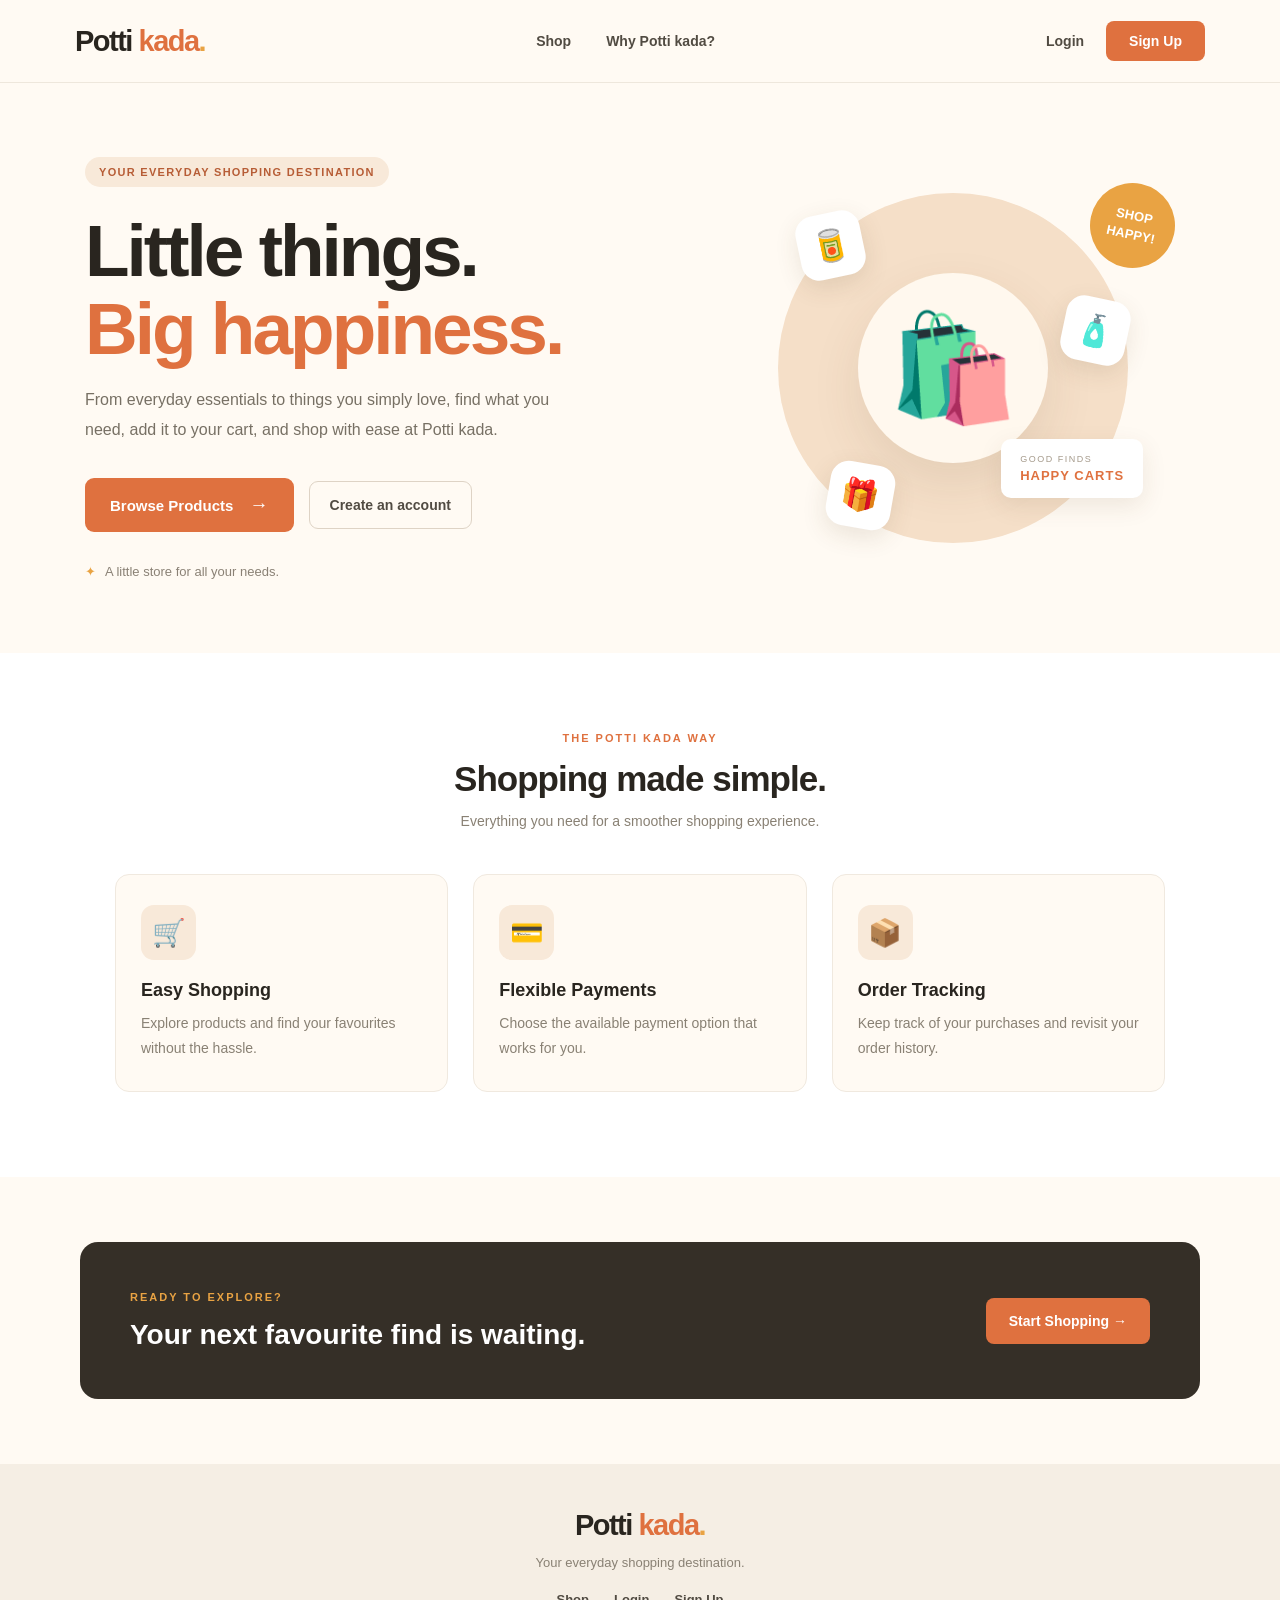
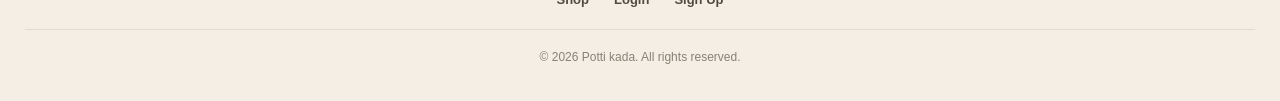
<file: index.html>
<!DOCTYPE html>
<html lang="en">
<head>
    <meta charset="UTF-8">
    <meta name="viewport" content="width=device-width, initial-scale=1.0">
    <title>Potti kada | Your Everyday Store</title>

    <link rel="stylesheet" href="./assets/css/styles.css">

    <!-- Landing page styles -->
    <link rel="stylesheet" href="./assets/css/index.css">
</head>

<body class="home-page">

    <!-- NAVBAR -->
    <header class="home-header">
        <nav class="home-nav">

            <a href="./index.html" class="store-logo">
                Potti <span>kada</span><span class="logo-dot">.</span>
            </a>

            <div class="home-nav-links" id="homeNavLinks">
                <a href="./pages/customer/products.html">Shop</a>
                <a href="#why-shop">Why Potti kada?</a>
            </div>

            <div class="home-nav-actions">
                <a href="./pages/login.html" class="nav-login">Login</a>
                <a href="./pages/register.html" class="nav-signup">Sign Up</a>
            </div>

            <button class="mobile-menu-btn"
                    id="mobileMenuBtn"
                    aria-label="Toggle navigation"
                    aria-expanded="false">
                ☰
            </button>

        </nav>
    </header>


    <!-- HERO SECTION -->
    <main>

        <section class="home-hero">

            <div class="hero-content">

                <span class="hero-tag">
                    YOUR EVERYDAY SHOPPING DESTINATION
                </span>

                <h1>
                    Little things.<br>
                    <span>Big happiness.</span>
                </h1>

                <p class="hero-description">
                    From everyday essentials to things you simply love,
                    find what you need, add it to your cart, and shop
                    with ease at Potti kada.
                </p>

                <div class="hero-actions">
                    <a href="./pages/customer/products.html"
                       class="browse-btn">
                        Browse Products <span>→</span>
                    </a>

                    <a href="./pages/register.html" class="hero-secondary-btn">
                        Create an account
                    </a>
                </div>

                <div class="hero-note">
                    <span>✦</span>
                    A little store for all your needs.
                </div>

            </div>


            <div class="hero-visual">

                <div class="hero-circle">

                    <div class="hero-shopping-icon">
                        🛍️
                    </div>

                    <div class="floating-item floating-item-one">
                        🥫
                    </div>

                    <div class="floating-item floating-item-two">
                        🧴
                    </div>

                    <div class="floating-item floating-item-three">
                        🎁
                    </div>

                    <div class="hero-visual-text">
                        <span>GOOD FINDS</span>
                        <strong>HAPPY CARTS</strong>
                    </div>

                </div>

                <div class="hero-sticker">
                    SHOP<br>HAPPY!
                </div>

            </div>

        </section>


        <!-- WHY SHOP WITH US -->
        <section class="why-shop-section" id="why-shop">

            <div class="section-heading">
                <span>THE POTTI KADA WAY</span>
                <h2>Shopping made simple.</h2>
                <p>Everything you need for a smoother shopping experience.</p>
            </div>

            <div class="benefits-grid">

                <article class="benefit-card">
                    <div class="benefit-icon">🛒</div>
                    <h3>Easy Shopping</h3>
                    <p>Explore products and find your favourites without the hassle.</p>
                </article>

                <article class="benefit-card">
                    <div class="benefit-icon">💳</div>
                    <h3>Flexible Payments</h3>
                    <p>Choose the available payment option that works for you.</p>
                </article>

                <article class="benefit-card">
                    <div class="benefit-icon">📦</div>
                    <h3>Order Tracking</h3>
                    <p>Keep track of your purchases and revisit your order history.</p>
                </article>

            </div>

        </section>


        <!-- BOTTOM CTA -->
        <section class="home-bottom-cta">

            <div>
                <span>READY TO EXPLORE?</span>
                <h2>Your next favourite find is waiting.</h2>
            </div>

            <a href="./pages/customer/products.html">
                Start Shopping →
            </a>

        </section>

    </main>


    <!-- FOOTER -->
    <footer class="home-footer">

        <a href="./index.html" class="store-logo footer-logo">
            Potti <span>kada</span><span class="logo-dot">.</span>
        </a>

        <p>Your everyday shopping destination.</p>

        <div class="footer-links">
            <a href="./pages/customer/products.html">Shop</a>
            <a href="./login.html">Login</a>
            <a href="./register.html">Sign Up</a>
        </div>

        <p class="copyright">
            © <span id="currentYear"></span> Potti kada. All rights reserved.
        </p>

    </footer>


    <!-- Landing page JavaScript -->
    <script type="module" src="./assets/js/index.js"></script>

</body>
</html>
</file>
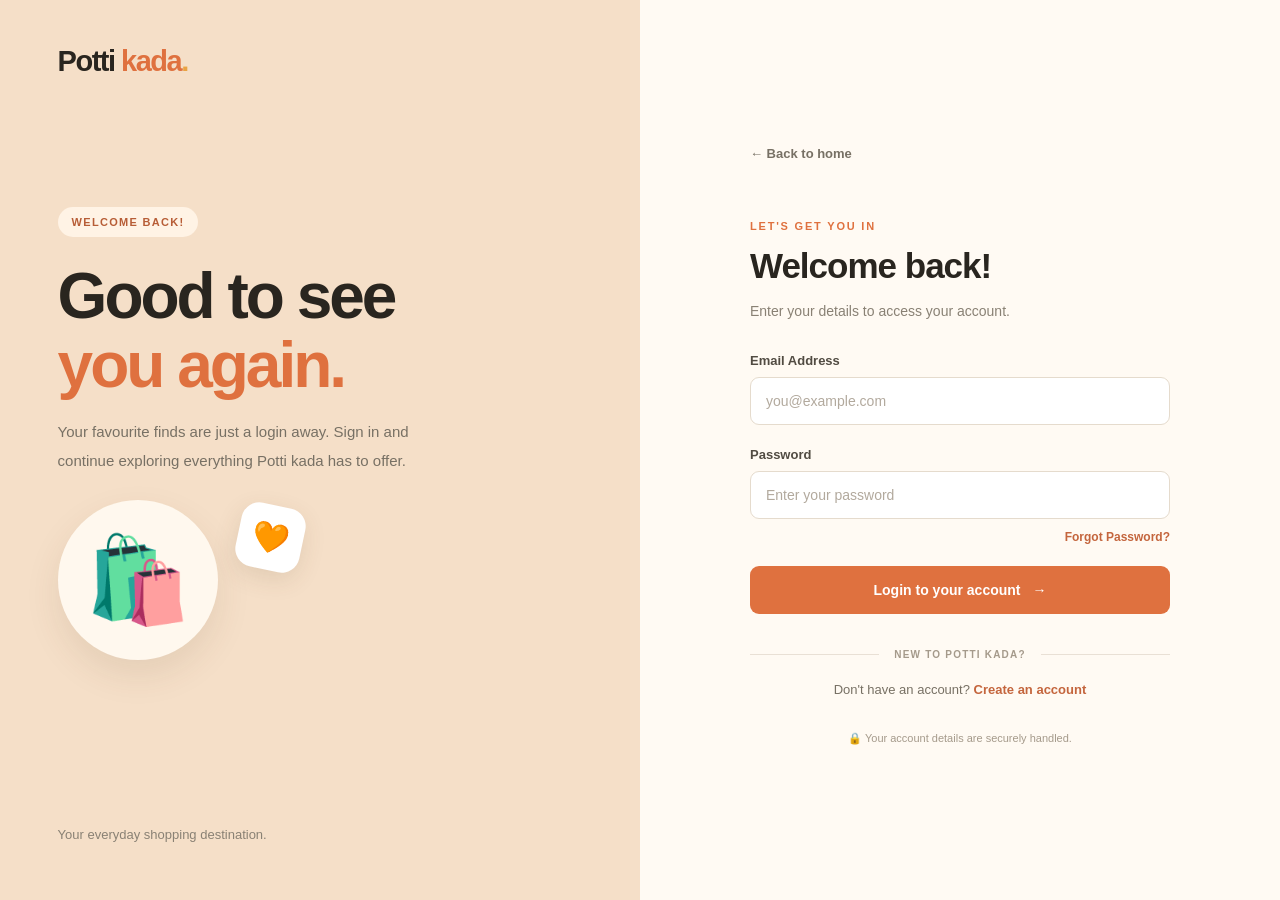
<file: pages/login.html>
<!DOCTYPE html>
<html lang="en">
<head>
    <meta charset="UTF-8">
    <meta name="viewport" content="width=device-width, initial-scale=1.0">
    <title>Login | Potti kada</title>

    <link rel="stylesheet" href="../assets/css/styles.css">
    <link rel="stylesheet" href="../assets/css/auth.css">
</head>

<body class="auth-page">

    <main class="auth-wrapper">

        <!-- LEFT BRANDING SECTION -->
        <section class="auth-branding">

            <a href="../index.html" class="store-logo">
                Potti <span>kada</span><span class="logo-dot">.</span>
            </a>

            <div class="auth-brand-content">
                <span class="auth-tag">WELCOME BACK!</span>

                <h1>
                    Good to see<br>
                    <span>you again.</span>
                </h1>

                <p>
                    Your favourite finds are just a login away.
                    Sign in and continue exploring everything
                    Potti kada has to offer.
                </p>

                <div class="auth-decoration">
                    <div class="auth-decoration-circle">
                        🛍️
                    </div>
                    <div class="auth-floating-item">🧡</div>
                </div>
            </div>

            <p class="auth-brand-footer">
                Your everyday shopping destination.
            </p>

        </section>


        <!-- LOGIN FORM SECTION -->
        <section class="auth-form-section">

            <div class="auth-form-container">

                <a href="../index.html" class="auth-back-link">
                    ← Back to home
                </a>

                <div class="auth-heading">
                    <span>LET'S GET YOU IN</span>
                    <h2>Welcome back!</h2>
                    <p>Enter your details to access your account.</p>
                </div>

                <div id="errorMessage"
                     class="error-message"
                     role="alert"
                     aria-live="polite">
                </div>

                <form id="loginForm">

                    <div class="form-group">
                        <label for="email">Email Address</label>

                        <input type="email"
                               id="email"
                               name="email"
                               placeholder="you@example.com"
                               autocomplete="username"
                               required>
                    </div>

                    <div class="form-group">
                        <label for="password">Password</label>

                        <input type="password"
                               id="password"
                               name="password"
                               placeholder="Enter your password"
                               autocomplete="current-password"
                               required>

                        <a href="./forgot-password.html"
                           class="forgot-password">
                            Forgot Password?
                        </a>
                    </div>

                    <button type="submit" id="loginButton">
                        Login to your account <span>→</span>
                    </button>

                </form>

                <div class="auth-divider">
                    <span>NEW TO POTTI KADA?</span>
                </div>

                <p class="register-link">
                    Don't have an account?
                    <a href="./register.html">Create an account</a>
                </p>

                <p class="auth-security-note">
                    🔒 Your account details are securely handled.
                </p>

            </div>

        </section>

    </main>




    <script type="module">
            import {
                loginCustomer,
                loginAdmin
            } from "../assets/js/services/auth-service.js";

            const ADMIN_EMAIL = "sowndhariyasugan@gmail.com";

            // Get HTML elements
            const loginForm = document.getElementById("loginForm");
            const emailInput = document.getElementById("email");
            const passwordInput = document.getElementById("password");
            const loginButton = document.getElementById("loginButton");

            // Validate element types and existence
            if (!(loginForm instanceof HTMLFormElement)) {
                throw new Error("Login form not found.");
            }

            if (!(emailInput instanceof HTMLInputElement)) {
                throw new Error("Email input not found.");
            }

            if (!(passwordInput instanceof HTMLInputElement)) {
                throw new Error("Password input not found.");
            }

            if (!(loginButton instanceof HTMLButtonElement)) {
                throw new Error("Login button not found.");
            }

            // Get error element safely whenever required
            function getErrorElement() {
                const element = document.getElementById("errorMessage");

                if (!(element instanceof HTMLDivElement)) {
                    console.error("Error message element not found.");
                    return null;
                }

                return element;
            }

            // Display error message
            function displayError(message = "") {
                const element = getErrorElement();

                if (!element) {
                    return;
                }

                element.textContent = message;
                element.style.display = "block";
            }

            // Clear error message
            function clearError() {
                const element = getErrorElement();

                if (!element) {
                    return;
                }

                element.textContent = "";
                element.style.display = "none";
            }

            // Convert Firebase errors into readable messages
            function getLoginError(errorCode = "") {
                switch (errorCode) {
                    case "INVALID_LOGIN_CREDENTIALS":
                        return "Invalid email or password. Please try again.";

                    case "EMAIL_NOT_FOUND":
                        return "No account found with this email address.";

                    case "INVALID_PASSWORD":
                        return "Incorrect password. Please try again.";

                    case "USER_DISABLED":
                        return "Your account has been disabled. Contact the administrator.";

                    case "TOO_MANY_ATTEMPTS_TRY_LATER":
                        return "Too many unsuccessful attempts. Please try again later.";

                    case "NETWORK_ERROR":
                        return "Network error. Please check your internet connection.";

                    default:
                        return errorCode || "Login failed. Please try again.";
                }
            }


            // Handle login submission
            loginForm.addEventListener("submit", async (event) => {

                event.preventDefault();
                clearError();

                const email = emailInput.value.trim().toLowerCase();
                const password = passwordInput.value;

                loginButton.disabled = true;
                loginButton.textContent = "Logging in...";

                try {

                    if (email === ADMIN_EMAIL) {

                        // Authenticate administrator
                        await loginAdmin(email, password);

                        window.location.href = "./admin/dashboard.html";

                    } else {

                        // Authenticate customer
                        await loginCustomer(email, password);

                        window.location.href = "./customer/products.html";
                    }

                } catch {

                    console.error("Login failed.");

                    displayError(
                        "Login failed. Please check your email and password and try again."
                    );

                } finally {

                    loginButton.disabled = false;
                    loginButton.innerHTML =
                        'Login to your account <span>→</span>';
                }
            });
    </script>



</body>
</html>
</file>
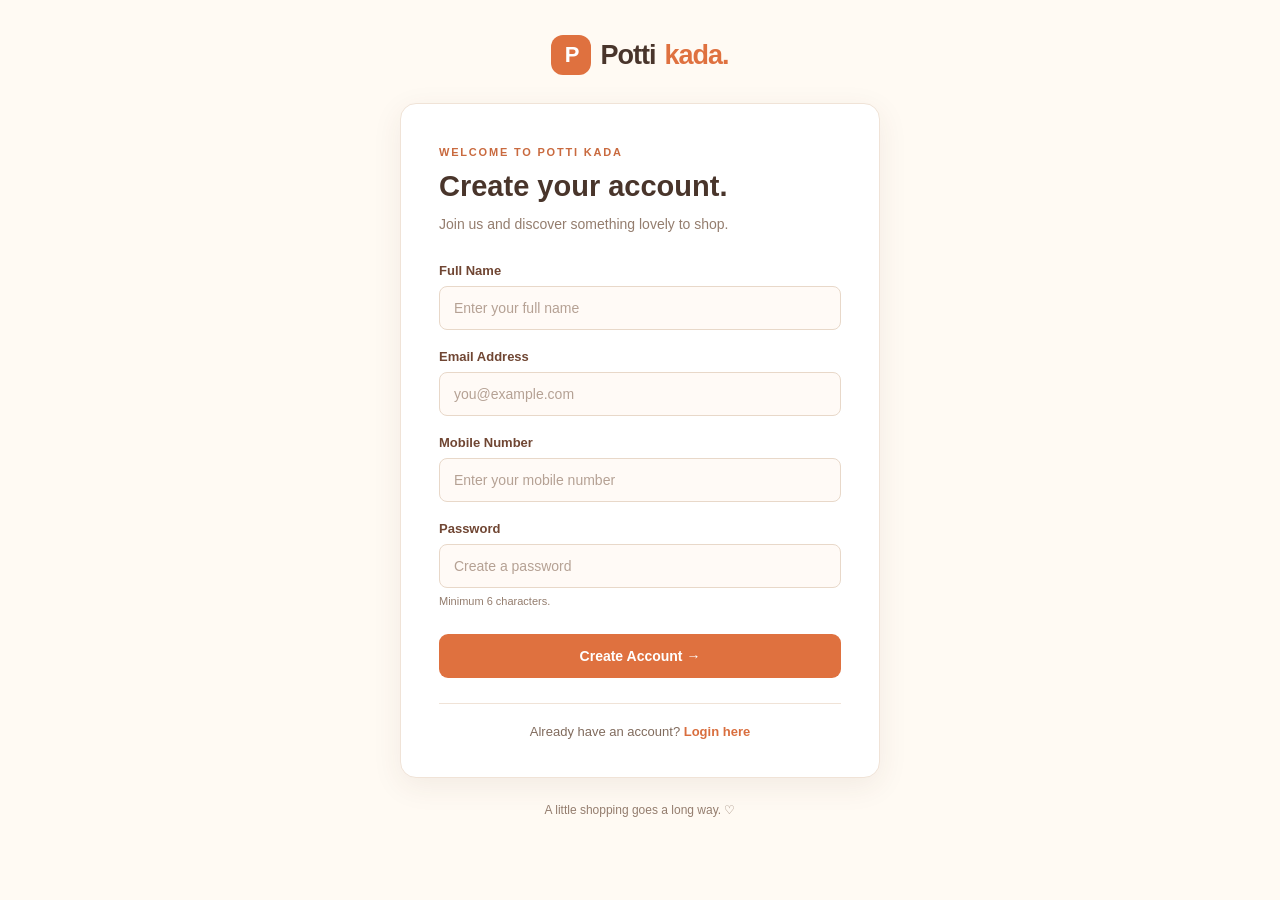
<file: pages/register.html>
<!DOCTYPE html>
<html lang="en">
<head>
    <meta charset="UTF-8">
    <meta name="viewport" content="width=device-width, initial-scale=1.0">
    <title>Create Account | Potti kada</title>

    <link rel="stylesheet" href="../assets/css/styles.css">
    <link rel="stylesheet" href="../assets/css/auth.css">
    <link rel="stylesheet" href="../assets/css/register.css">
</head>

<body class="register-page">

    <main class="register-container">

        <a href="../index.html" class="register-brand">
            <span class="register-brand-icon">P</span>
            Potti <strong>kada.</strong>
        </a>

        <section class="register-card">

            <div class="register-heading">
                <span class="register-eyebrow">WELCOME TO POTTI KADA</span>
                <h1>Create your account.</h1>
                <p>Join us and discover something lovely to shop.</p>
            </div>

            <form id="registerForm">

                <div class="register-field">
                    <label for="name">Full Name</label>
                    <input type="text"
                           id="name"
                           placeholder="Enter your full name"
                           required>
                </div>

                <div class="register-field">
                    <label for="email">Email Address</label>
                    <input type="email"
                           id="email"
                           placeholder="you@example.com"
                           required>
                </div>

                <div class="register-field">
                    <label for="mobile">Mobile Number</label>
                    <input type="tel"
                           id="mobile"
                           placeholder="Enter your mobile number"
                           required>
                </div>

                <div class="register-field">
                    <label for="password">Password</label>
                    <input type="password"
                           id="password"
                           placeholder="Create a password"
                           minlength="6"
                           required>
                    <small>Minimum 6 characters.</small>
                </div>

                <button type="submit" class="register-button">
                    Create Account →
                </button>

                <p id="message" class="register-message" role="status"></p>

            </form>

            <div class="register-login-link">
                Already have an account?
                <a href="./login.html">Login here</a>
            </div>

        </section>

        <p class="register-footer">
            A little shopping goes a long way. ♡
        </p>

    </main>

    <script type="module">
                // @ts-nocheck

                import { registerCustomer } from "../assets/js/services/auth-service.js";

                const form = document.getElementById("registerForm");
                const message = document.getElementById("message");

                form.addEventListener("submit", async (event) => {
                    event.preventDefault();

                    const name = document.getElementById("name").value.trim();
                    const email = document.getElementById("email").value.trim();
                    const mobile = document.getElementById("mobile").value.trim();
                    const password = document.getElementById("password").value;

                    try {
                        message.textContent = "Creating your account...";

                        const result = await registerCustomer(
                            name,
                            email,
                            password,
                            mobile
                        );

                        message.textContent = result.message;
                        form.reset();

                    } catch (error) {
                        message.textContent = error.message;
                    }
                });
    </script>

</body>
</html>
</file>
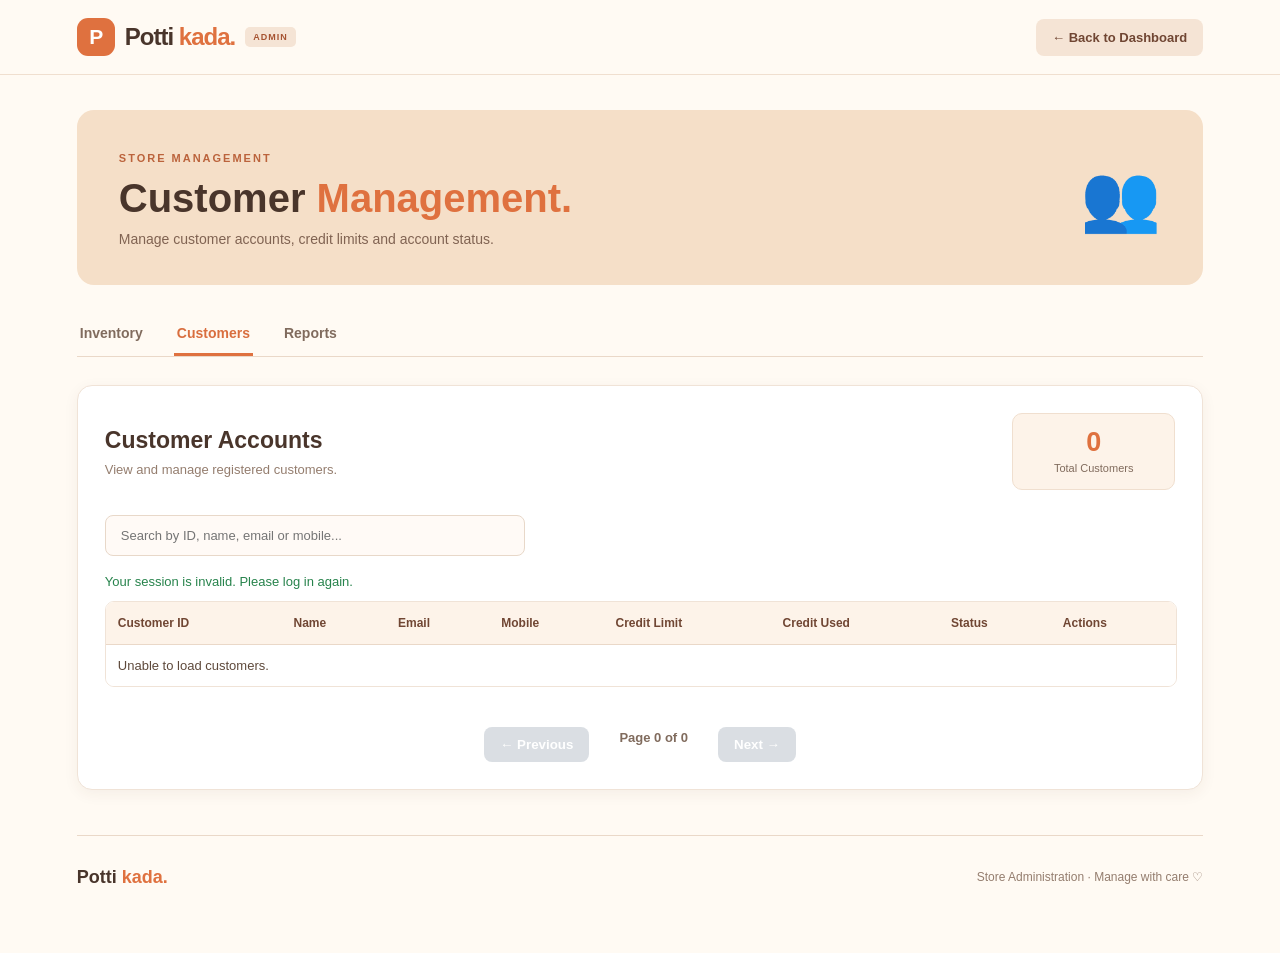
<file: pages/admin/customers.html>
<!DOCTYPE html>
<html lang="en">
<head>
    <meta charset="UTF-8">
    <meta name="viewport" content="width=device-width, initial-scale=1.0">
    <title>Customer Management | Potti kada</title>

    <link rel="stylesheet" href="../../assets/css/styles.css">
    <link rel="stylesheet" href="../../assets/css/admin.css">
    <link rel="stylesheet" href="../../assets/css/admin-dashboard.css">
    <link rel="stylesheet" href="../../assets/css/admin-customers.css">
</head>

<body class="admin-dashboard">

    <header class="admin-header">
        <a href="../../index.html" class="admin-brand">
            <span class="admin-brand-icon">P</span>
            <span>Potti <strong>kada.</strong></span>
            <small>ADMIN</small>
        </a>

        <a href="dashboard.html" class="customer-back-button">
            ← Back to Dashboard
        </a>
    </header>

    <main class="admin-main">

        <section class="admin-welcome">
            <div>
                <span class="admin-eyebrow">STORE MANAGEMENT</span>
                <h1>Customer <span>Management.</span></h1>
                <p>Manage customer accounts, credit limits and account status.</p>
            </div>

            <div class="admin-welcome-icon">👥</div>
        </section>

        <nav class="admin-navigation">
            <a href="dashboard.html">Inventory</a>
            <a href="customers.html" class="active">Customers</a>
            <a href="reports.html">Reports</a>
        </nav>

        <section class="customers-panel">

            <div class="customer-heading">
                <div>
                    <h2>Customer Accounts</h2>
                    <p>View and manage registered customers.</p>
                </div>

                <div class="customer-count">
                    <span id="customerCount">0</span>
                    <small>Total Customers</small>
                </div>
            </div>

            <div class="customer-toolbar">
                <input type="search"
                       id="customerSearch"
                       placeholder="Search by ID, name, email or mobile...">
            </div>

            <p id="customerMessage" class="status-message"></p>

            <div class="customer-table-wrapper">
                <table class="admin-table">
                    <thead>
                        <tr>
                            <th>Customer ID</th>
                            <th>Name</th>
                            <th>Email</th>
                            <th>Mobile</th>
                            <th>Credit Limit</th>
                            <th>Credit Used</th>
                            <th>Status</th>
                            <th>Actions</th>
                        </tr>
                    </thead>

                    <tbody id="customerTableBody">
                        <tr>
                            <td colspan="8">Loading customers...</td>
                        </tr>
                    </tbody>
                </table>
            </div>

            <div class="pagination">
                <button id="previousPageBtn" disabled>← Previous</button>
                <span id="pageInfo">Page 0 of 0</span>
                <button id="nextPageBtn" disabled>Next →</button>
            </div>

        </section>

        <footer class="admin-footer">
            <span>Potti <strong>kada.</strong></span>
            <p>Store Administration · Manage with care ♡</p>
        </footer>

    </main>

    <script type="module" src="../../assets/js/admin/customers.js"></script>
</body>
</html>
</file>
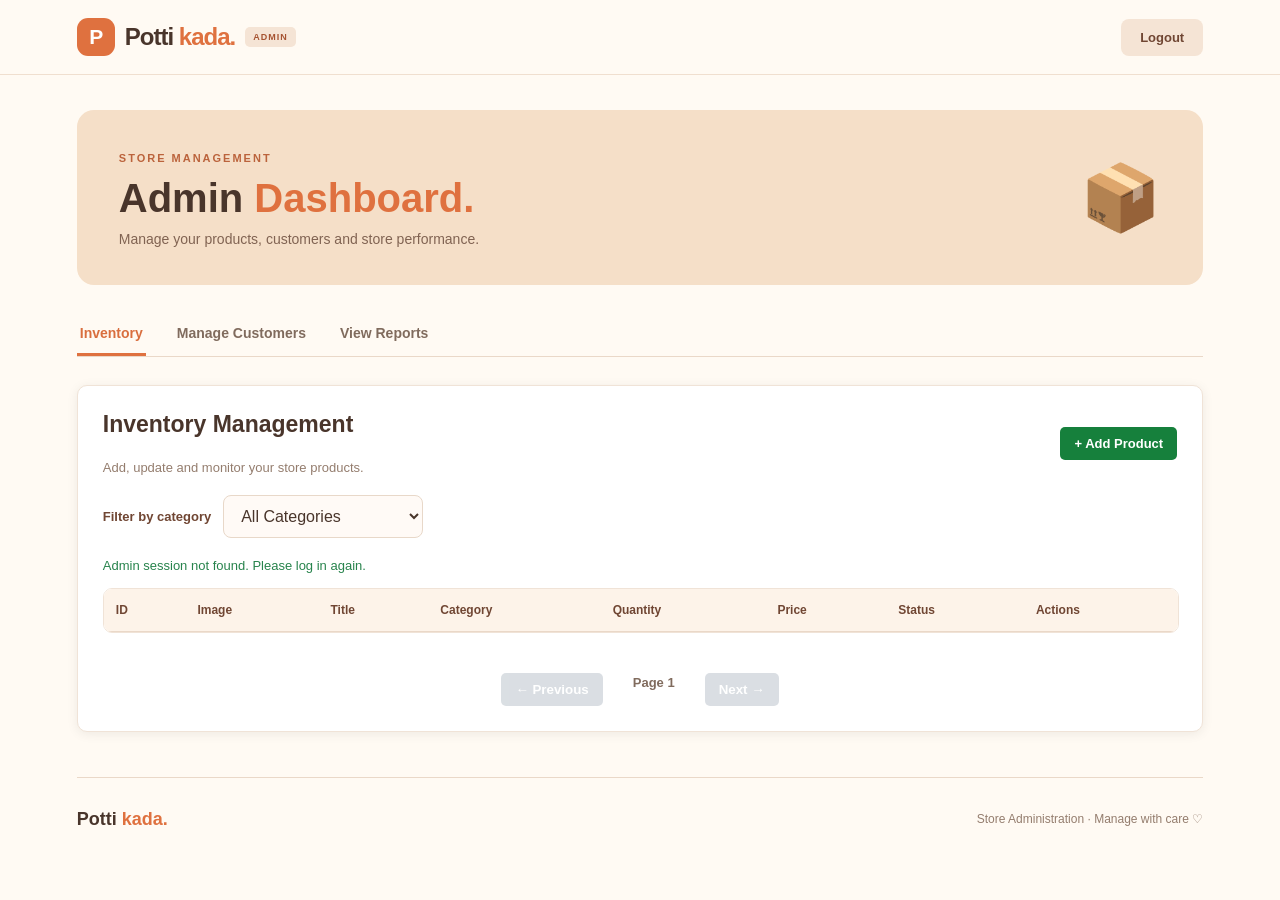
<file: pages/admin/dashboard.html>
<!DOCTYPE html>
<html lang="en">
<head>
    <meta charset="UTF-8">
    <meta name="viewport" content="width=device-width, initial-scale=1.0">
    <title>Admin Dashboard | Potti kada</title>

    <!-- Common styles -->
    <link rel="stylesheet" href="../../assets/css/styles.css">

    <!-- Admin styles -->
    <link rel="stylesheet" href="../../assets/css/admin.css">

    <!-- Potti kada dashboard theme -->
    <link rel="stylesheet" href="../../assets/css/admin-dashboard.css">
</head>

<body class="admin-dashboard">

    <header class="admin-header">
        <a href="../../index.html" class="admin-brand">
            <span class="admin-brand-icon">P</span>
            <span>Potti <strong>kada.</strong></span>
            <small>ADMIN</small>
        </a>

        <button id="logoutBtn" type="button">Logout</button>
    </header>

    <main class="admin-main">

        <section class="admin-welcome">
            <div>
                <span class="admin-eyebrow">STORE MANAGEMENT</span>
                <h1>Admin <span>Dashboard.</span></h1>
                <p>Manage your products, customers and store performance.</p>
            </div>

            <div class="admin-welcome-icon">📦</div>
        </section>

        <nav class="admin-navigation">
            <a href="dashboard.html" class="active">Inventory</a>
            <a href="customers.html">Manage Customers</a>
            <a href="reports.html">View Reports</a>
        </nav>

        <section id="inventorySection" class="admin-inventory">

            <div class="inventory-heading">
                <div>
                    <h2>Inventory Management</h2>
                    <p>Add, update and monitor your store products.</p>
                </div>

                <button id="addProductBtn" type="button" class="admin-primary-button">
                    + Add Product
                </button>
            </div>

            <div class="inventory-toolbar">
                <label for="categoryFilter">Filter by category</label>

                <select id="categoryFilter">
                    <option value="">All Categories</option>
                </select>
            </div>

            <div id="productFormContainer" hidden class="admin-form-container">

                <h3 id="formTitle">Add Product</h3>

                <form id="productForm">

                    <label for="productId">Product ID</label>
                    <input id="productId" name="productId" required>

                    <label for="productTitle">Title</label>
                    <input id="productTitle" name="title" required>

                    <label for="productCategory">Category ID</label>
                    <input id="productCategory" name="categoryId" required>

                    <label for="productDescription">Description</label>
                    <textarea id="productDescription" name="description" required></textarea>

                    <label for="productQuantity">Quantity</label>
                    <input id="productQuantity" name="quantity" type="number" min="0" required>

                    <label for="productPrice">Price</label>
                    <input id="productPrice" name="price" type="number" min="0" step="0.01" required>

                    <label for="productImage">Image URL</label>
                    <input id="productImage" name="imageUrl" type="url">

                    <div class="admin-form-actions">
                        <button type="submit" class="admin-primary-button">
                            Save Product
                        </button>

                        <button id="cancelFormBtn" type="button" class="admin-cancel-button">
                            Cancel
                        </button>
                    </div>

                </form>
            </div>

            <p id="message" role="status" class="admin-message"></p>

            <div class="admin-table-wrapper">
                <table class="admin-product-table">
                    <thead>
                        <tr>
                            <th>ID</th>
                            <th>Image</th>
                            <th>Title</th>
                            <th>Category</th>
                            <th>Quantity</th>
                            <th>Price</th>
                            <th>Status</th>
                            <th>Actions</th>
                        </tr>
                    </thead>

                    <tbody id="productTableBody"></tbody>
                </table>
            </div>

            <div class="admin-pagination">
                <button id="previousPageBtn" type="button" disabled>
                    ← Previous
                </button>

                <span id="pageInfo">Page 1</span>

                <button id="nextPageBtn" type="button" disabled>
                    Next →
                </button>
            </div>

        </section>

        <footer class="admin-footer">
            <span>Potti <strong>kada.</strong></span>
            <p>Store Administration · Manage with care ♡</p>
        </footer>

    </main>

    <script type="module" src="../../assets/js/admin/dashboard.js"></script>

</body>
</html>
</file>
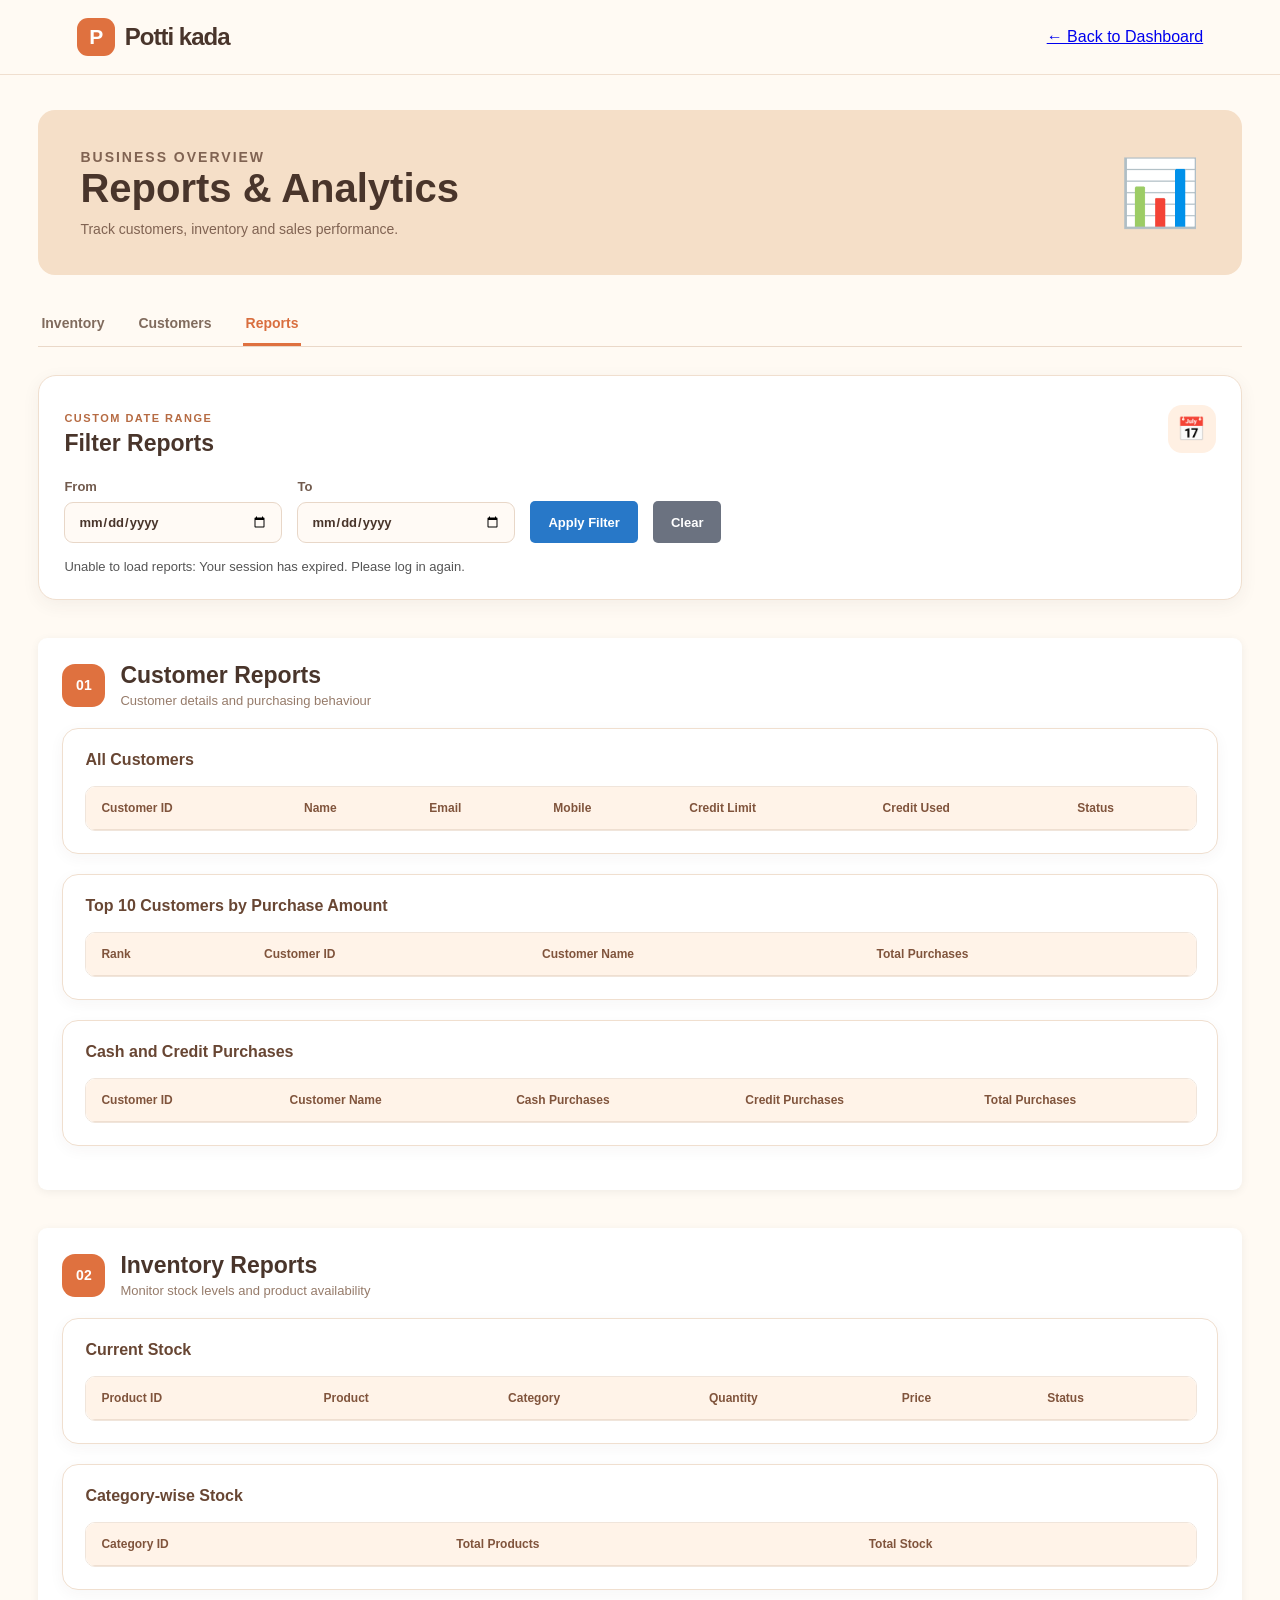
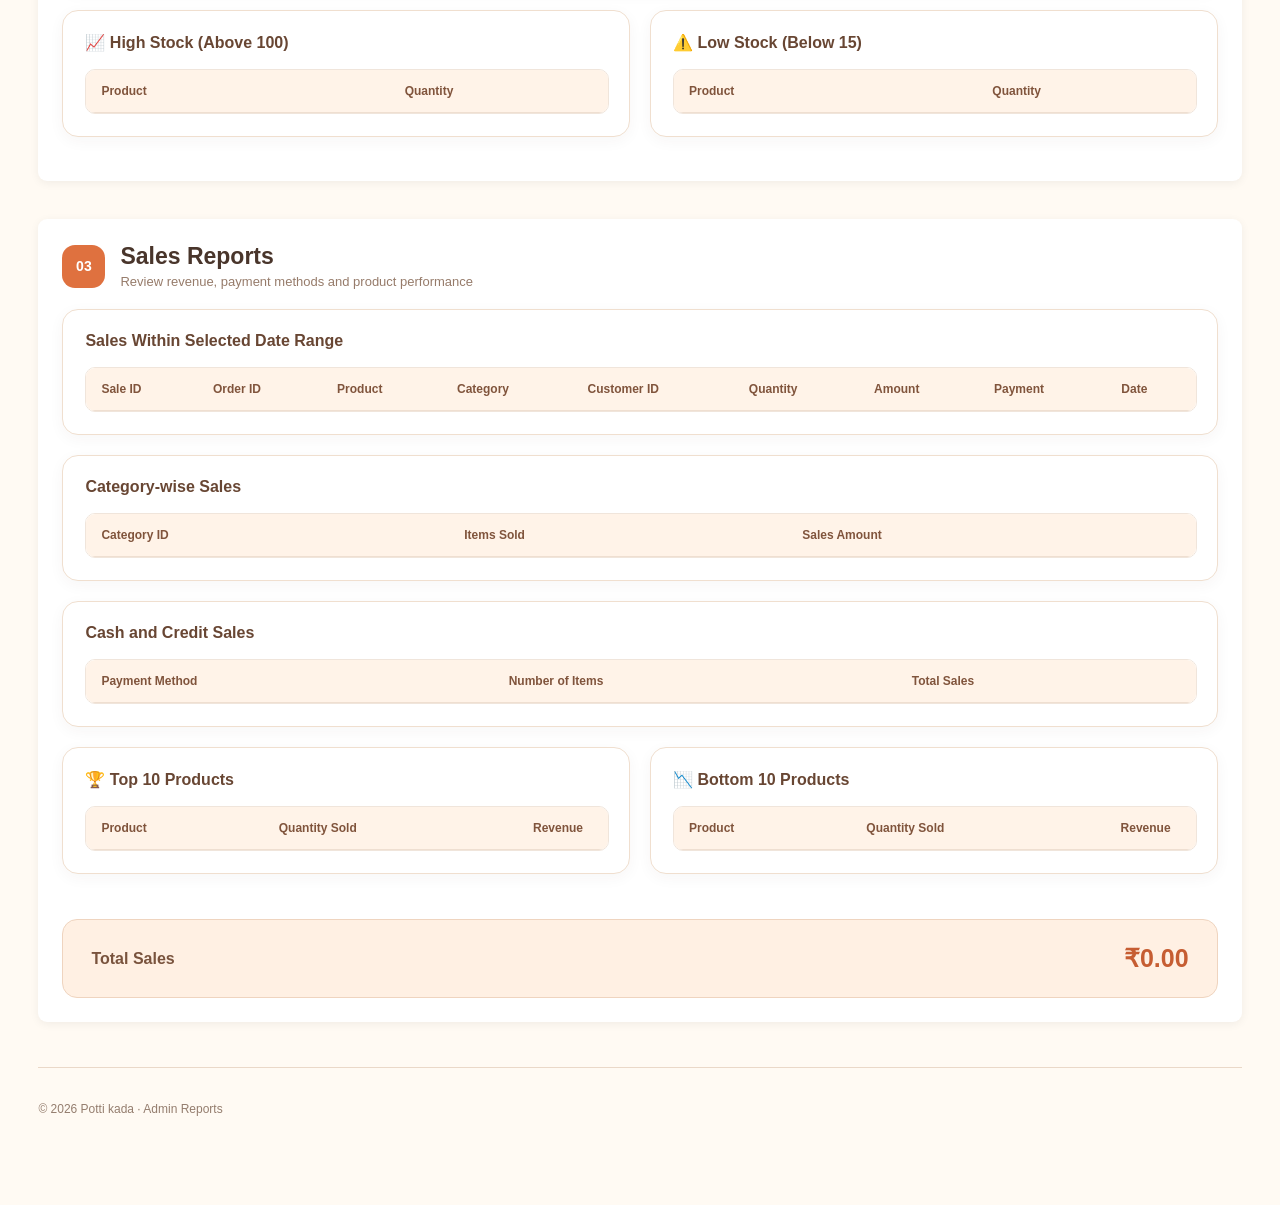
<file: pages/admin/reports.html>
<!DOCTYPE html>
<html lang="en">
<head>
    <meta charset="UTF-8">
    <meta name="viewport" content="width=device-width, initial-scale=1.0">
    <title>Admin Reports | Potti kada</title>

    <link rel="stylesheet" href="../../assets/css/styles.css">
    <link rel="stylesheet" href="../../assets/css/admin.css">
    <link rel="stylesheet" href="../../assets/css/admin-dashboard.css">
    <link rel="stylesheet" href="../../assets/css/admin-reports.css">
</head>
<body class="admin-dashboard">

    <header class="admin-header">
        <a href="../../index.html" class="admin-brand">
            <span class="admin-brand-icon">P</span>
            <span>Potti kada</span>
        </a>

        <a href="dashboard.html" class="customer-back-button">
            ← Back to Dashboard
        </a>
    </header>

    <main class="reports-main">

        <section class="admin-welcome">
            <div>
                <p class="admin-eyebrow">BUSINESS OVERVIEW</p>
                <h1>Reports & Analytics</h1>
                <p>Track customers, inventory and sales performance.</p>
            </div>
            <div class="admin-welcome-icon">📊</div>
        </section>

        <nav class="admin-navigation">
            <a href="dashboard.html">Inventory</a>
            <a href="customers.html">Customers</a>
            <a href="reports.html" class="active">Reports</a>
        </nav>

        <!-- DATE FILTER -->
        <section class="report-filter">
            <div class="report-heading">
                <div>
                    <p class="report-eyebrow">CUSTOM DATE RANGE</p>
                    <h2>Filter Reports</h2>
                </div>
                <span class="report-icon">📅</span>
            </div>

            <div class="report-filter-controls">
                <label>
                    From
                    <input type="date" id="fromDate">
                </label>

                <label>
                    To
                    <input type="date" id="toDate">
                </label>

                <button id="applyFilterBtn" type="button" class="report-primary-btn">
                    Apply Filter
                </button>

                <button id="clearFilterBtn" type="button" class="report-secondary-btn">
                    Clear
                </button>
            </div>

            <p id="reportMessage" class="report-message" role="status">
                Loading reports...
            </p>
        </section>

        <!-- CUSTOMER REPORTS -->
        <section class="report-section">
            <div class="report-section-heading">
                <span>01</span>
                <div>
                    <h2>Customer Reports</h2>
                    <p>Customer details and purchasing behaviour</p>
                </div>
            </div>

            <div class="report-card">
                <h3>All Customers</h3>
                <div class="report-table-wrapper">
                    <table>
                        <thead>
                            <tr>
                                <th>Customer ID</th>
                                <th>Name</th>
                                <th>Email</th>
                                <th>Mobile</th>
                                <th>Credit Limit</th>
                                <th>Credit Used</th>
                                <th>Status</th>
                            </tr>
                        </thead>
                        <tbody id="allCustomersBody"></tbody>
                    </table>
                </div>
            </div>

            <div class="report-card">
                <h3>Top 10 Customers by Purchase Amount</h3>
                <div class="report-table-wrapper">
                    <table>
                        <thead>
                            <tr>
                                <th>Rank</th>
                                <th>Customer ID</th>
                                <th>Customer Name</th>
                                <th>Total Purchases</th>
                            </tr>
                        </thead>
                        <tbody id="topCustomersBody"></tbody>
                    </table>
                </div>
            </div>

            <div class="report-card">
                <h3>Cash and Credit Purchases</h3>
                <div class="report-table-wrapper">
                    <table>
                        <thead>
                            <tr>
                                <th>Customer ID</th>
                                <th>Customer Name</th>
                                <th>Cash Purchases</th>
                                <th>Credit Purchases</th>
                                <th>Total Purchases</th>
                            </tr>
                        </thead>
                        <tbody id="customerPaymentBody"></tbody>
                    </table>
                </div>
            </div>
        </section>

        <!-- INVENTORY REPORTS -->
        <section class="report-section">
            <div class="report-section-heading">
                <span>02</span>
                <div>
                    <h2>Inventory Reports</h2>
                    <p>Monitor stock levels and product availability</p>
                </div>
            </div>

            <div class="report-card">
                <h3>Current Stock</h3>
                <div class="report-table-wrapper">
                    <table>
                        <thead>
                            <tr>
                                <th>Product ID</th>
                                <th>Product</th>
                                <th>Category</th>
                                <th>Quantity</th>
                                <th>Price</th>
                                <th>Status</th>
                            </tr>
                        </thead>
                        <tbody id="inventoryBody"></tbody>
                    </table>
                </div>
            </div>

            <div class="report-card">
                <h3>Category-wise Stock</h3>
                <div class="report-table-wrapper">
                    <table>
                        <thead>
                            <tr>
                                <th>Category ID</th>
                                <th>Total Products</th>
                                <th>Total Stock</th>
                            </tr>
                        </thead>
                        <tbody id="categoryStockBody"></tbody>
                    </table>
                </div>
            </div>

            <div class="stock-report-grid">
                <div class="report-card">
                    <h3>📈 High Stock (Above 100)</h3>
                    <div class="report-table-wrapper">
                        <table>
                            <thead>
                                <tr>
                                    <th>Product</th>
                                    <th>Quantity</th>
                                </tr>
                            </thead>
                            <tbody id="highStockBody"></tbody>
                        </table>
                    </div>
                </div>

                <div class="report-card">
                    <h3>⚠️ Low Stock (Below 15)</h3>
                    <div class="report-table-wrapper">
                        <table>
                            <thead>
                                <tr>
                                    <th>Product</th>
                                    <th>Quantity</th>
                                </tr>
                            </thead>
                            <tbody id="lowStockBody"></tbody>
                        </table>
                    </div>
                </div>
            </div>
        </section>

        <!-- SALES REPORTS -->
        <section class="report-section">
            <div class="report-section-heading">
                <span>03</span>
                <div>
                    <h2>Sales Reports</h2>
                    <p>Review revenue, payment methods and product performance</p>
                </div>
            </div>

            <div class="report-card">
                <h3>Sales Within Selected Date Range</h3>
                <div class="report-table-wrapper">
                    <table>
                        <thead>
                            <tr>
                                <th>Sale ID</th>
                                <th>Order ID</th>
                                <th>Product</th>
                                <th>Category</th>
                                <th>Customer ID</th>
                                <th>Quantity</th>
                                <th>Amount</th>
                                <th>Payment</th>
                                <th>Date</th>
                            </tr>
                        </thead>
                        <tbody id="salesBody"></tbody>
                    </table>
                </div>
            </div>

            <div class="report-card">
                <h3>Category-wise Sales</h3>
                <div class="report-table-wrapper">
                    <table>
                        <thead>
                            <tr>
                                <th>Category ID</th>
                                <th>Items Sold</th>
                                <th>Sales Amount</th>
                            </tr>
                        </thead>
                        <tbody id="categorySalesBody"></tbody>
                    </table>
                </div>
            </div>

            <div class="report-card">
                <h3>Cash and Credit Sales</h3>
                <div class="report-table-wrapper">
                    <table>
                        <thead>
                            <tr>
                                <th>Payment Method</th>
                                <th>Number of Items</th>
                                <th>Total Sales</th>
                            </tr>
                        </thead>
                        <tbody id="paymentSalesBody"></tbody>
                    </table>
                </div>
            </div>

            <div class="stock-report-grid">
                <div class="report-card">
                    <h3>🏆 Top 10 Products</h3>
                    <div class="report-table-wrapper">
                        <table>
                            <thead>
                                <tr>
                                    <th>Product</th>
                                    <th>Quantity Sold</th>
                                    <th>Revenue</th>
                                </tr>
                            </thead>
                            <tbody id="topProductsBody"></tbody>
                        </table>
                    </div>
                </div>

                <div class="report-card">
                    <h3>📉 Bottom 10 Products</h3>
                    <div class="report-table-wrapper">
                        <table>
                            <thead>
                                <tr>
                                    <th>Product</th>
                                    <th>Quantity Sold</th>
                                    <th>Revenue</th>
                                </tr>
                            </thead>
                            <tbody id="bottomProductsBody"></tbody>
                        </table>
                    </div>
                </div>
            </div>

            <div class="report-total">
                <span>Total Sales</span>
                <strong id="totalSales">₹0.00</strong>
            </div>
        </section>

        <footer class="admin-footer">
            <p>© 2026 Potti kada · Admin Reports</p>
        </footer>

    </main>

    <script type="module" src="../../assets/js/admin/reports.js"></script>
</body>
</html>
</file>
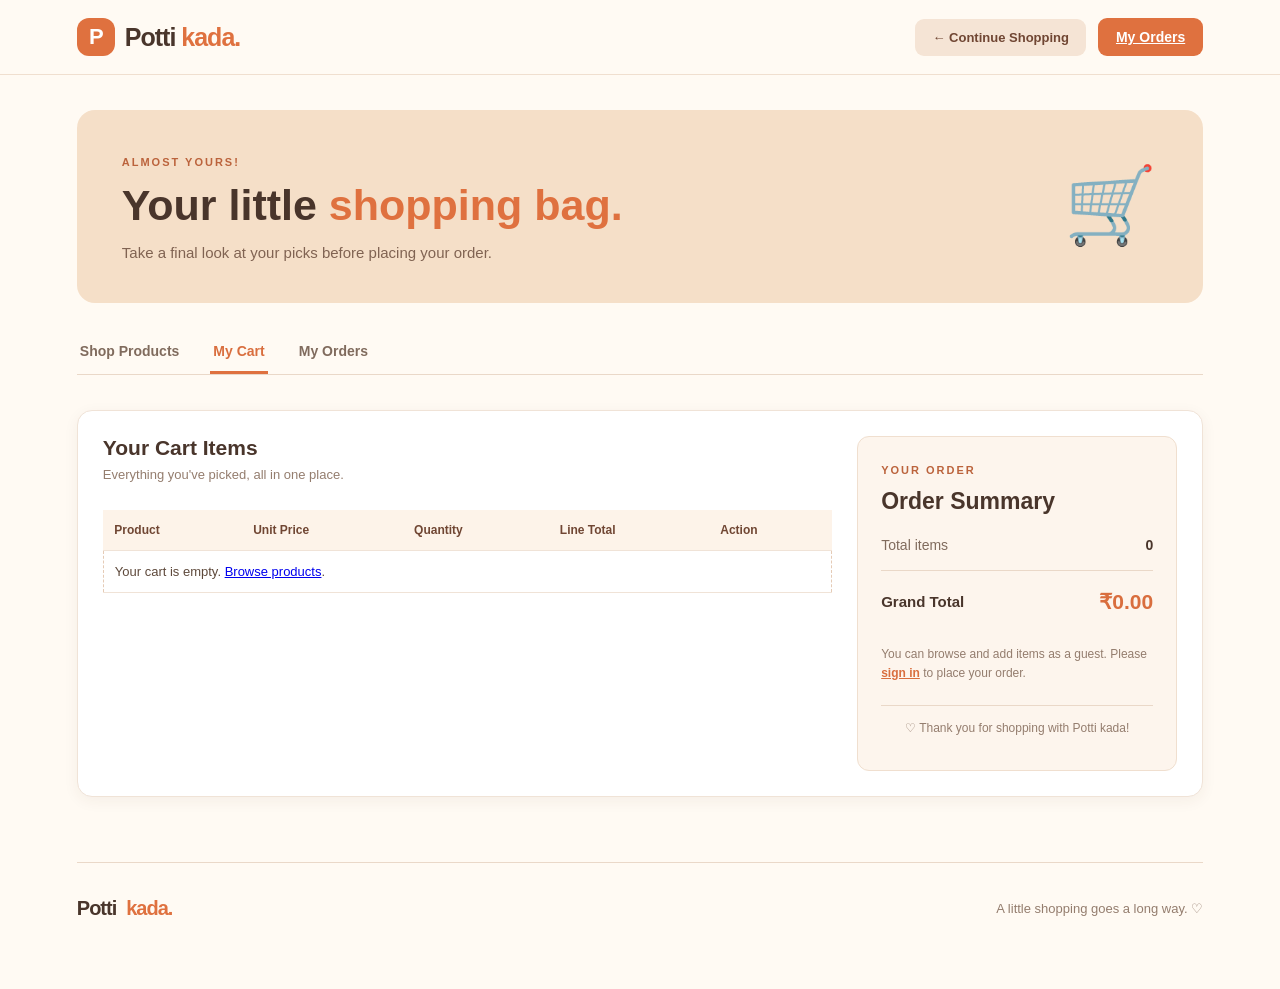
<file: pages/customer/cart.html>
<!DOCTYPE html>
<html lang="en">
<head>
    <meta charset="UTF-8">
    <meta name="viewport" content="width=device-width, initial-scale=1.0">
    <title>My Cart | Potti kada</title>

    <link rel="stylesheet" href="../../assets/css/styles.css">
    <link rel="stylesheet" href="../../assets/css/customer-products.css">
    <link rel="stylesheet" href="../../assets/css/customer-checkout.css">
</head>

<body class="products-page">

    <header class="shop-header">
        <a href="../../index.html" class="shop-brand">
            <span class="brand-icon">P</span>
            <span>Potti <strong>kada.</strong></span>
        </a>

        <nav class="shop-header-actions">
            <a class="shop-nav-button" href="./products.html">
                ← Continue Shopping
            </a>
            <a class="shop-cart-button" href="./orders.html">
                My Orders
            </a>
        </nav>
    </header>

    <main class="shop-main">

        <section class="shop-welcome">
            <div>
                <span class="shop-eyebrow">ALMOST YOURS!</span>
                <h1>Your little <span>shopping bag.</span></h1>
                <p>Take a final look at your picks before placing your order.</p>
            </div>

            <div class="shop-welcome-decoration">🛒</div>
        </section>

        <nav class="shop-navigation">
            <a href="./products.html">Shop Products</a>
            <a href="./cart.html" class="active">My Cart</a>
            <a href="./orders.html">My Orders</a>
        </nav>

        <p id="cartMessage" class="customer-message" role="status"></p>

        <section class="checkout-panel">

            <div class="checkout-items">
                <div class="checkout-section-heading">
                    <h2>Your Cart Items</h2>
                    <p>Everything you've picked, all in one place.</p>
                </div>

                <div class="customer-cart-table-wrapper">
                    <table class="customer-cart-table">
                        <thead>
                            <tr>
                                <th>Product</th>
                                <th>Unit Price</th>
                                <th>Quantity</th>
                                <th>Line Total</th>
                                <th>Action</th>
                            </tr>
                        </thead>

                        <tbody id="cartItems">
                            <tr>
                                <td colspan="5" class="customer-empty">
                                    Loading cart...
                                </td>
                            </tr>
                        </tbody>
                    </table>
                </div>
            </div>

            <aside class="checkout-summary">
                <span class="shop-eyebrow">YOUR ORDER</span>
                <h2>Order Summary</h2>

                <div class="summary-detail">
                    <span>Total items</span>
                    <strong id="cartCount">0</strong>
                </div>

                <div class="summary-total">
                    <span>Grand Total</span>
                    <strong id="cartTotal">₹0.00</strong>
                </div>

                <div id="checkoutControls">
                    <label for="paymentMethod">Payment Method</label>

                    <select id="paymentMethod">
                        <option value="cash">Cash</option>
                        <option value="credit">Credit</option>
                    </select>

                    <p id="creditInfo" class="checkout-hint"></p>

                    <button id="placeOrderButton"
                            class="place-order-button"
                            type="button">
                        Place My Order →
                    </button>
                </div>

                <p id="guestNotice" class="checkout-hint" hidden>
                    You can browse and add items as a guest. Please
                    <a href="../login.html">sign in</a> to place your order.
                </p>

                <p class="checkout-security-note">
                    ♡ Thank you for shopping with Potti kada!
                </p>
            </aside>

        </section>

        <footer class="shop-footer">
            <a href="../../index.html" class="shop-brand">
                Potti <strong>kada.</strong>
            </a>
            <p>A little shopping goes a long way. ♡</p>
        </footer>

    </main>

    <script type="module" src="../../assets/js/customer/cart.js"></script>

</body>
</html>
</file>
<file: assets/css/styles.css>
/* ================================
   CUSTOMER SHOPPING
================================ */

.customer-header {
    background: #222;
    color: white;
    padding: 18px 5%;
    display: flex;
    justify-content: space-between;
    align-items: center;
    gap: 20px;
}

    .customer-header h2,
    .customer-header p {
        margin: 0;
    }

    .customer-header p {
        margin-top: 5px;
        color: #ccc;
    }

.customer-header-actions {
    display: flex;
    gap: 12px;
    align-items: center;
}

.customer-page {
    width: 90%;
    max-width: 1250px;
    margin: 30px auto;
}

.customer-welcome {
    margin-bottom: 25px;
}

    .customer-welcome h1 {
        margin-bottom: 8px;
    }

.customer-filters {
    display: flex;
    flex-wrap: wrap;
    gap: 12px;
    margin-bottom: 20px;
}

    .customer-filters input,
    .customer-filters select {
        flex: 1;
        min-width: 200px;
        padding: 12px;
        border: 1px solid #ccc;
        border-radius: 6px;
    }

.secondary-button,
.customer-cart-button,
.customer-add-button,
.customer-remove-button {
    padding: 10px 16px;
    border: none;
    border-radius: 6px;
    cursor: pointer;
    font-weight: 600;
}

.secondary-button {
    background: #eee;
    color: #222;
}

.customer-cart-button {
    background: #00c5c5;
    color: #111;
}

.customer-message {
    margin: 15px 0;
    color: #16834a;
}

    .customer-message.error {
        color: #c62828;
    }

.customer-product-grid {
    display: grid;
    grid-template-columns: repeat(auto-fill, minmax(250px, 1fr));
    gap: 22px;
}

.customer-product-card {
    border: 1px solid #ddd;
    border-radius: 10px;
    overflow: hidden;
    background: white;
    box-shadow: 0 2px 8px rgba(0, 0, 0, 0.06);
}

.customer-product-image {
    width: 100%;
    height: 190px;
    object-fit: contain;
    background: #f7f7f7;
    padding: 12px;
}

.customer-product-content {
    padding: 16px;
}

.customer-product-category {
    color: #008b8b;
    font-size: 12px;
    font-weight: 700;
    text-transform: uppercase;
}

.customer-product-content h3 {
    margin: 8px 0;
}

.customer-product-description {
    color: #666;
    min-height: 42px;
    font-size: 14px;
}

.customer-product-details {
    margin: 12px 0;
    font-size: 13px;
}

    .customer-product-details summary {
        cursor: pointer;
        color: #008b8b;
        font-weight: 600;
    }

.customer-product-bottom {
    display: flex;
    justify-content: space-between;
    align-items: center;
    gap: 8px;
    margin: 15px 0;
}

    .customer-product-bottom strong {
        font-size: 18px;
    }

.in-stock {
    color: #16834a;
    font-size: 12px;
}

.out-stock {
    color: #c62828;
    font-size: 12px;
}

.customer-add-controls {
    display: flex;
    gap: 8px;
}

.product-quantity {
    width: 65px;
    padding: 9px;
    border: 1px solid #ccc;
    border-radius: 5px;
}

.customer-add-button {
    flex: 1;
    background: #00c5c5;
    color: #111;
}

    .customer-add-button:disabled,
    button:disabled {
        opacity: 0.5;
        cursor: not-allowed;
    }

.customer-pagination {
    display: flex;
    justify-content: center;
    align-items: center;
    gap: 20px;
    margin: 30px 0;
}

.customer-empty {
    padding: 25px;
    text-align: center;
    color: #777;
}

.customer-cart-section {
    display: none;
    margin: 35px 0;
    padding: 22px;
    border: 1px solid #ddd;
    border-radius: 10px;
    background: white;
}

    .customer-cart-section.cart-visible {
        display: block;
    }

.customer-cart-heading {
    display: flex;
    justify-content: space-between;
    align-items: center;
    gap: 15px;
}

.customer-cart-table-wrapper {
    overflow-x: auto;
}

.customer-cart-table {
    width: 100%;
    border-collapse: collapse;
    margin-top: 15px;
}

    .customer-cart-table th,
    .customer-cart-table td {
        padding: 12px;
        border-bottom: 1px solid #ddd;
        text-align: left;
    }

.cart-quantity-input {
    width: 65px;
    padding: 7px;
}

.customer-remove-button {
    background: #ffe5e5;
    color: #b00020;
}

.customer-cart-total {
    text-align: right;
    margin-top: 20px;
}

@media (max-width: 650px) {
    .customer-header {
        align-items: flex-start;
        flex-direction: column;
    }

    .customer-header-actions {
        width: 100%;
    }

    .customer-page {
        width: 94%;
    }

    .customer-filters {
        flex-direction: column;
    }

    .customer-cart-table th,
    .customer-cart-table td {
        padding: 8px;
        font-size: 13px;
    }
}
</file>
<file: assets/css/index.css>
/* =====================================
   POTTI KADA - LANDING PAGE
===================================== */

.home-page {
    margin: 0;
    background: #fffaf3;
    color: #29251f;
    font-family: Arial, Helvetica, sans-serif;
}

    .home-page * {
        box-sizing: border-box;
    }

    .home-page a {
        text-decoration: none;
    }


/* NAVBAR */

.home-header {
    width: 100%;
    background: #fffaf3;
    border-bottom: 1px solid #eee7dc;
}

.home-nav {
    max-width: 1200px;
    min-height: 82px;
    margin: auto;
    padding: 0 35px;
    display: flex;
    align-items: center;
    justify-content: space-between;
}

.store-logo {
    color: #29251f;
    font-size: 29px;
    font-weight: 900;
    letter-spacing: -1.5px;
}

    .store-logo span:first-child {
        color: #df713f;
    }

.logo-dot {
    color: #e9a343;
}

.home-nav-links {
    display: flex;
    gap: 35px;
}

    .home-nav-links a,
    .nav-login {
        color: #514b42;
        font-size: 14px;
        font-weight: 600;
        transition: color 0.2s ease;
    }

        .home-nav-links a:hover,
        .nav-login:hover {
            color: #df713f;
        }

.home-nav-actions {
    display: flex;
    align-items: center;
    gap: 22px;
}

.nav-signup {
    padding: 12px 23px;
    background: #df713f;
    color: white;
    border-radius: 8px;
    font-size: 14px;
    font-weight: 700;
    transition: 0.2s ease;
}

    .nav-signup:hover,
    .browse-btn:hover {
        background: #bd592f;
        transform: translateY(-2px);
    }

.mobile-menu-btn {
    display: none;
    border: none;
    background: none;
    color: #29251f;
    font-size: 25px;
    cursor: pointer;
}


/* HERO */

.home-hero {
    max-width: 1200px;
    min-height: 570px;
    margin: auto;
    padding: 65px 45px;
    display: grid;
    grid-template-columns: 1.1fr 0.9fr;
    align-items: center;
    gap: 35px;
}

.hero-tag {
    display: inline-block;
    padding: 9px 14px;
    background: #f8e9d9;
    color: #b75d36;
    border-radius: 30px;
    font-size: 11px;
    font-weight: 800;
    letter-spacing: 1.3px;
}

.hero-content h1 {
    margin: 25px 0 18px;
    color: #29251f;
    font-size: clamp(48px, 6vw, 73px);
    line-height: 1.06;
    letter-spacing: -3px;
    font-weight: 900;
}

    .hero-content h1 span {
        color: #df713f;
    }

.hero-description {
    max-width: 480px;
    color: #777064;
    font-size: 16px;
    line-height: 1.9;
}

.hero-actions {
    margin-top: 32px;
    display: flex;
    flex-wrap: wrap;
    align-items: center;
    gap: 15px;
}

.browse-btn {
    padding: 16px 25px;
    background: #df713f;
    color: white;
    border-radius: 9px;
    font-size: 15px;
    font-weight: 700;
    transition: 0.2s ease;
}

    .browse-btn span {
        margin-left: 12px;
        font-size: 19px;
    }

.hero-secondary-btn {
    padding: 15px 20px;
    color: #514b42;
    border: 1px solid #ded3c5;
    border-radius: 9px;
    font-size: 14px;
    font-weight: 700;
    transition: 0.2s ease;
}

    .hero-secondary-btn:hover {
        border-color: #df713f;
        color: #df713f;
    }

.hero-note {
    margin-top: 32px;
    color: #8a8175;
    font-size: 13px;
}

    .hero-note span {
        color: #e9a343;
        margin-right: 6px;
    }


/* HERO VISUAL */

.hero-visual {
    position: relative;
    display: flex;
    align-items: center;
    justify-content: center;
    min-height: 400px;
}

.hero-circle {
    position: relative;
    width: 350px;
    height: 350px;
    border-radius: 50%;
    background: #f5dfc8;
    display: flex;
    align-items: center;
    justify-content: center;
}

.hero-shopping-icon {
    width: 190px;
    height: 190px;
    display: flex;
    align-items: center;
    justify-content: center;
    background: #fff8ee;
    border-radius: 50%;
    font-size: 105px;
    box-shadow: 0 20px 50px rgba(91, 63, 34, 0.10);
}

.floating-item {
    position: absolute;
    width: 65px;
    height: 65px;
    display: flex;
    align-items: center;
    justify-content: center;
    background: white;
    border-radius: 18px;
    font-size: 31px;
    box-shadow: 0 8px 25px rgba(91, 63, 34, 0.12);
}

.floating-item-one {
    top: 20px;
    left: 20px;
    transform: rotate(-12deg);
}

.floating-item-two {
    right: 0;
    top: 105px;
    transform: rotate(12deg);
}

.floating-item-three {
    bottom: 15px;
    left: 50px;
    transform: rotate(10deg);
}

.hero-visual-text {
    position: absolute;
    right: -15px;
    bottom: 45px;
    padding: 15px 19px;
    background: #fff;
    border-radius: 10px;
    display: flex;
    flex-direction: column;
    gap: 4px;
    box-shadow: 0 8px 25px rgba(91, 63, 34, 0.10);
}

    .hero-visual-text span {
        color: #a59a8b;
        font-size: 9px;
        letter-spacing: 1.5px;
    }

    .hero-visual-text strong {
        color: #df713f;
        font-size: 13px;
        letter-spacing: 1px;
    }

.hero-sticker {
    position: absolute;
    top: 15px;
    right: 20px;
    width: 85px;
    height: 85px;
    display: flex;
    align-items: center;
    justify-content: center;
    text-align: center;
    background: #e9a343;
    color: white;
    border-radius: 50%;
    font-size: 13px;
    line-height: 1.4;
    font-weight: 900;
    transform: rotate(12deg);
}


/* WHY SHOP SECTION */

.why-shop-section {
    padding: 75px 35px 85px;
    background: #fff;
}

.section-heading {
    text-align: center;
    margin-bottom: 45px;
}

    .section-heading > span {
        color: #df713f;
        font-size: 11px;
        font-weight: 800;
        letter-spacing: 2px;
    }

    .section-heading h2 {
        margin: 13px 0;
        color: #29251f;
        font-size: 35px;
        letter-spacing: -1px;
    }

    .section-heading p {
        color: #898174;
        font-size: 14px;
    }

.benefits-grid {
    max-width: 1050px;
    margin: auto;
    display: grid;
    grid-template-columns: repeat(3, 1fr);
    gap: 25px;
}

.benefit-card {
    padding: 30px 25px;
    background: #fffaf3;
    border: 1px solid #f0e9df;
    border-radius: 14px;
    transition: transform 0.2s ease, box-shadow 0.2s ease;
}

    .benefit-card:hover {
        transform: translateY(-5px);
        box-shadow: 0 12px 30px rgba(65, 45, 24, 0.08);
    }

.benefit-icon {
    width: 55px;
    height: 55px;
    display: flex;
    align-items: center;
    justify-content: center;
    background: #f8e9d9;
    border-radius: 13px;
    font-size: 27px;
}

.benefit-card h3 {
    margin: 20px 0 10px;
    font-size: 18px;
}

.benefit-card p {
    margin: 0;
    color: #898174;
    font-size: 14px;
    line-height: 1.8;
}


/* BOTTOM CTA */

.home-bottom-cta {
    max-width: 1120px;
    margin: 65px auto;
    padding: 45px 50px;
    background: #352f27;
    color: white;
    border-radius: 18px;
    display: flex;
    align-items: center;
    justify-content: space-between;
    gap: 25px;
}

    .home-bottom-cta span {
        color: #e9a343;
        font-size: 11px;
        font-weight: 800;
        letter-spacing: 2px;
    }

    .home-bottom-cta h2 {
        max-width: 500px;
        margin: 12px 0 0;
        font-size: 28px;
        line-height: 1.3;
    }

    .home-bottom-cta a {
        flex-shrink: 0;
        padding: 15px 23px;
        background: #df713f;
        color: white;
        border-radius: 8px;
        font-size: 14px;
        font-weight: 700;
        transition: 0.2s ease;
    }

        .home-bottom-cta a:hover {
            background: #bd592f;
        }


/* FOOTER */

.home-footer {
    padding: 45px 25px 25px;
    background: #f5eee4;
    text-align: center;
}

.footer-logo {
    display: inline-block;
}

.home-footer > p {
    color: #898174;
    font-size: 13px;
}

.footer-links {
    margin: 22px 0;
    display: flex;
    justify-content: center;
    gap: 25px;
}

    .footer-links a {
        color: #514b42;
        font-size: 13px;
        font-weight: 600;
    }

        .footer-links a:hover {
            color: #df713f;
        }

.home-footer .copyright {
    padding-top: 20px;
    border-top: 1px solid #e5dbcd;
    font-size: 12px;
}


/* RESPONSIVE */

@media (max-width: 850px) {

    .home-nav {
        padding: 0 22px;
    }

    .home-hero {
        grid-template-columns: 1fr;
        text-align: center;
        padding: 55px 25px;
    }

    .hero-description {
        margin-left: auto;
        margin-right: auto;
    }

    .hero-actions {
        justify-content: center;
    }

    .hero-visual {
        min-height: 390px;
    }

    .benefits-grid {
        grid-template-columns: 1fr;
        max-width: 500px;
    }

    .home-bottom-cta {
        margin: 45px 20px;
        padding: 35px;
        flex-direction: column;
        text-align: center;
    }
}


@media (max-width: 600px) {

    .home-nav {
        min-height: 70px;
        position: relative;
    }

    .store-logo {
        font-size: 25px;
    }

    .mobile-menu-btn {
        display: block;
    }

    .home-nav-links {
        display: none;
        position: absolute;
        top: 69px;
        left: 0;
        right: 0;
        z-index: 10;
        padding: 22px;
        background: #fffaf3;
        border-bottom: 1px solid #eee7dc;
        flex-direction: column;
        gap: 20px;
    }

        .home-nav-links.show {
            display: flex;
        }

    .home-nav-actions {
        gap: 12px;
    }

    .nav-login {
        font-size: 12px;
    }

    .nav-signup {
        padding: 10px 13px;
        font-size: 12px;
    }

    .home-hero {
        padding: 45px 20px;
    }

    .hero-content h1 {
        font-size: 49px;
        letter-spacing: -2px;
    }

    .hero-description {
        font-size: 14px;
    }

    .hero-actions {
        flex-direction: column;
    }

    .browse-btn,
    .hero-secondary-btn {
        width: 100%;
        text-align: center;
    }

    .hero-visual {
        min-height: 320px;
    }

    .hero-circle {
        width: 270px;
        height: 270px;
    }

    .hero-shopping-icon {
        width: 150px;
        height: 150px;
        font-size: 80px;
    }

    .floating-item {
        width: 52px;
        height: 52px;
        font-size: 25px;
    }

    .hero-visual-text {
        right: -10px;
        bottom: 25px;
    }

    .hero-sticker {
        width: 70px;
        height: 70px;
        font-size: 11px;
    }

    .why-shop-section {
        padding: 60px 20px;
    }

    .section-heading h2 {
        font-size: 28px;
    }

    .home-bottom-cta h2 {
        font-size: 23px;
    }

    .footer-links {
        gap: 18px;
    }
}
</file>
<file: assets/css/auth.css>
/* =====================================
   POTTI KADA - AUTHENTICATION PAGES
===================================== */

.auth-page {
    margin: 0;
    min-height: 100vh;
    background: #fffaf3;
    color: #29251f;
    font-family: Arial, Helvetica, sans-serif;
}

    .auth-page * {
        box-sizing: border-box;
    }

    .auth-page a {
        text-decoration: none;
    }

.auth-wrapper {
    min-height: 100vh;
    display: grid;
    grid-template-columns: 1fr 1fr;
}


/* BRANDING SECTION */

.auth-branding {
    position: relative;
    min-height: 100vh;
    padding: 45px 9%;
    background: #f5dfc8;
    display: flex;
    flex-direction: column;
    overflow: hidden;
}

.auth-page .store-logo {
    color: #29251f;
    font-size: 29px;
    font-weight: 900;
    letter-spacing: -1.5px;
}

    .auth-page .store-logo span:first-child {
        color: #df713f;
    }

.auth-page .logo-dot {
    color: #e9a343;
}

.auth-brand-content {
    max-width: 480px;
    margin: auto 0;
    padding: 65px 0;
}

.auth-tag {
    display: inline-block;
    padding: 9px 14px;
    background: #fff3e5;
    color: #b75d36;
    border-radius: 30px;
    font-size: 11px;
    font-weight: 800;
    letter-spacing: 1.3px;
}

.auth-brand-content h1 {
    margin: 25px 0 18px;
    color: #29251f;
    font-size: clamp(48px, 5vw, 68px);
    line-height: 1.08;
    letter-spacing: -3px;
    font-weight: 900;
}

    .auth-brand-content h1 span {
        color: #df713f;
    }

.auth-brand-content > p {
    max-width: 410px;
    color: #777064;
    font-size: 15px;
    line-height: 1.9;
}


/* DECORATION */

.auth-decoration {
    position: relative;
    width: 250px;
    height: 185px;
    margin-top: 25px;
}

.auth-decoration-circle {
    width: 160px;
    height: 160px;
    display: flex;
    align-items: center;
    justify-content: center;
    background: #fff8ee;
    border-radius: 50%;
    font-size: 85px;
    box-shadow: 0 15px 35px rgba(91, 63, 34, 0.10);
}

.auth-floating-item {
    position: absolute;
    top: 5px;
    right: 5px;
    width: 65px;
    height: 65px;
    display: flex;
    align-items: center;
    justify-content: center;
    background: white;
    border-radius: 18px;
    font-size: 30px;
    transform: rotate(12deg);
    box-shadow: 0 8px 25px rgba(91, 63, 34, 0.12);
}

.auth-brand-footer {
    color: #898174;
    font-size: 13px;
}


/* FORM SECTION */

.auth-form-section {
    min-height: 100vh;
    padding: 45px 35px;
    display: flex;
    align-items: center;
    justify-content: center;
    background: #fffaf3;
}

.auth-form-container {
    width: 100%;
    max-width: 420px;
}

.auth-back-link {
    display: inline-block;
    margin-bottom: 55px;
    color: #777064;
    font-size: 13px;
    font-weight: 600;
    transition: color 0.2s ease;
}

    .auth-back-link:hover {
        color: #df713f;
    }

.auth-heading {
    margin-bottom: 30px;
}

    .auth-heading > span {
        color: #df713f;
        font-size: 11px;
        font-weight: 800;
        letter-spacing: 1.8px;
    }

    .auth-heading h2 {
        margin: 12px 0 9px;
        color: #29251f;
        font-size: 35px;
        letter-spacing: -1px;
    }

    .auth-heading p {
        color: #898174;
        font-size: 14px;
        line-height: 1.7;
    }


/* FORM FIELDS */

.auth-page .form-group {
    margin-bottom: 22px;
}

    .auth-page .form-group label {
        display: block;
        margin-bottom: 9px;
        color: #514b42;
        font-size: 13px;
        font-weight: 700;
    }

    .auth-page .form-group input {
        width: 100%;
        padding: 15px;
        background: #fff;
        border: 1px solid #e5dbcd;
        border-radius: 9px;
        color: #29251f;
        font-size: 14px;
        transition: border-color 0.2s ease, box-shadow 0.2s ease;
    }

        .auth-page .form-group input::placeholder {
            color: #b2a99d;
        }

        .auth-page .form-group input:focus {
            outline: none;
            border-color: #df713f;
            box-shadow: 0 0 0 3px rgba(223, 113, 63, 0.12);
        }

.forgot-password {
    display: block;
    margin-top: 11px;
    text-align: right;
    color: #c4653d;
    font-size: 12px;
    font-weight: 700;
}

    .forgot-password:hover {
        color: #a94d2b;
    }


/* LOGIN BUTTON */

.auth-page #loginButton {
    width: 100%;
    margin-top: 8px;
    padding: 16px 20px;
    display: flex;
    align-items: center;
    justify-content: center;
    gap: 12px;
    background: #df713f;
    color: white;
    border: none;
    border-radius: 9px;
    font-size: 14px;
    font-weight: 700;
    cursor: pointer;
    transition: background 0.2s ease, transform 0.2s ease;
}

    .auth-page #loginButton:hover {
        background: #bd592f;
        transform: translateY(-2px);
    }

    .auth-page #loginButton:disabled {
        background: #bca99a;
        cursor: not-allowed;
        transform: none;
    }


/* ERROR MESSAGE */

.auth-page .error-message {
    display: none;
    padding: 13px 15px;
    margin-bottom: 20px;
    background: #ffeaea;
    color: #c62828;
    border: 1px solid #f5cccc;
    border-radius: 8px;
    font-size: 13px;
    line-height: 1.6;
}


/* REGISTER LINK */

.auth-divider {
    display: flex;
    align-items: center;
    gap: 15px;
    margin: 35px 0 22px;
}

    .auth-divider::before,
    .auth-divider::after {
        content: "";
        flex: 1;
        height: 1px;
        background: #e9e0d5;
    }

    .auth-divider span {
        color: #a59a8b;
        font-size: 10px;
        font-weight: 800;
        letter-spacing: 1.2px;
    }

.register-link {
    color: #777064;
    text-align: center;
    font-size: 13px;
}

    .register-link a {
        color: #c4653d;
        font-weight: 800;
    }

        .register-link a:hover {
            color: #a94d2b;
        }

.auth-security-note {
    margin-top: 35px;
    color: #a59a8b;
    font-size: 11px;
    text-align: center;
}


/* RESPONSIVE */

@media (max-width: 850px) {

    .auth-wrapper {
        grid-template-columns: 0.85fr 1.15fr;
    }

    .auth-branding {
        padding: 35px 8%;
    }

    .auth-brand-content h1 {
        font-size: 48px;
    }

    .auth-form-section {
        padding: 35px 25px;
    }
}


@media (max-width: 650px) {

    .auth-wrapper {
        grid-template-columns: 1fr;
    }

    .auth-branding {
        min-height: auto;
        padding: 25px 25px 35px;
    }

    .auth-brand-content {
        padding: 45px 0 15px;
    }

        .auth-brand-content h1 {
            font-size: 43px;
        }

        .auth-brand-content > p {
            font-size: 14px;
        }

    .auth-decoration {
        display: none;
    }

    .auth-brand-footer {
        margin-bottom: 0;
    }

    .auth-form-section {
        min-height: auto;
        padding: 35px 25px 55px;
    }

    .auth-back-link {
        margin-bottom: 35px;
    }

    .auth-heading h2 {
        font-size: 30px;
    }
}
</file>
<file: assets/css/register.css>
/* =========================================
   POTTI KADA - CUSTOMER REGISTRATION
========================================= */

.register-page {
    min-height: 100vh;
    margin: 0;
    padding: 35px 15px;
    box-sizing: border-box;
    background: #fffaf3;
    color: #49352b;
    font-family: Arial, sans-serif;
}

.register-container {
    width: 100%;
    max-width: 480px;
    margin: 0 auto;
}

/* BRAND */

.register-brand {
    display: flex;
    align-items: center;
    justify-content: center;
    gap: 9px;
    margin-bottom: 28px;
    color: #49352b;
    text-decoration: none;
    font-size: 27px;
    font-weight: 800;
    letter-spacing: -1px;
}

    .register-brand strong {
        color: #df713f;
    }

.register-brand-icon {
    display: grid;
    place-items: center;
    width: 40px;
    height: 40px;
    background: #df713f;
    color: white;
    border-radius: 12px;
    font-size: 22px;
}

/* REGISTER CARD */

.register-card {
    padding: 38px;
    background: white;
    border: 1px solid #f0e3d7;
    border-radius: 16px;
    box-shadow: 0 8px 30px rgba(90, 57, 35, 0.08);
}

/* HEADING */

.register-heading {
    margin-bottom: 28px;
}

.register-eyebrow {
    display: inline-block;
    margin-bottom: 12px;
    color: #c96a3f;
    font-size: 11px;
    font-weight: 800;
    letter-spacing: 1.8px;
}

.register-heading h1 {
    margin: 0 0 10px;
    color: #49352b;
    font-size: 29px;
}

.register-heading p {
    margin: 0;
    color: #947d6e;
    font-size: 14px;
    line-height: 1.6;
}

/* FORM */

.register-field {
    margin-bottom: 19px;
}

    .register-field label {
        display: block;
        margin-bottom: 8px;
        color: #704633;
        font-size: 13px;
        font-weight: 700;
    }

    .register-field input {
        width: 100%;
        padding: 13px 14px;
        box-sizing: border-box;
        background: #fffaf6;
        border: 1px solid #e8d8c9;
        border-radius: 8px;
        color: #49352b;
        font-family: inherit;
        font-size: 14px;
        outline: none;
        transition: border-color 0.2s, box-shadow 0.2s;
    }

        .register-field input::placeholder {
            color: #b5a194;
        }

        .register-field input:focus {
            border-color: #df713f;
            box-shadow: 0 0 0 3px rgba(223, 113, 63, 0.12);
        }

    .register-field small {
        display: block;
        margin-top: 7px;
        color: #947d6e;
        font-size: 11px;
    }

/* SUBMIT BUTTON */

.register-button {
    width: 100%;
    margin-top: 8px;
    padding: 14px;
    background: #df713f;
    color: white;
    border: none;
    border-radius: 9px;
    font-size: 14px;
    font-weight: 700;
    cursor: pointer;
    transition: background 0.2s, transform 0.2s;
}

    .register-button:hover {
        background: #c85d31;
        transform: translateY(-2px);
    }

/* MESSAGE */

.register-message {
    margin: 15px 0 0;
    color: #27834c;
    font-size: 13px;
    line-height: 1.5;
    text-align: center;
}

/* LOGIN LINK */

.register-login-link {
    margin-top: 25px;
    padding-top: 20px;
    border-top: 1px solid #f0e3d7;
    color: #806b5d;
    font-size: 13px;
    text-align: center;
}

    .register-login-link a {
        color: #d96e3e;
        font-weight: 700;
        text-decoration: none;
    }

        .register-login-link a:hover {
            text-decoration: underline;
        }

/* FOOTER */

.register-footer {
    margin-top: 25px;
    color: #947d6e;
    font-size: 12px;
    text-align: center;
}

/* RESPONSIVE */

@media (max-width: 500px) {
    .register-page {
        padding: 22px 14px;
    }

    .register-card {
        padding: 25px 20px;
    }

    .register-heading h1 {
        font-size: 25px;
    }
}
</file>
<file: assets/css/admin.css>
/* ==============================
   Customer Management
============================== */

.customer-heading {
    display: flex;
    justify-content: space-between;
    align-items: center;
    gap: 20px;
    margin-bottom: 22px;
}

.customer-heading h2 {
    margin: 0 0 6px;
}

.customer-heading p {
    margin: 0;
    color: #777;
    font-size: 14px;
}

.customer-count {
    min-width: 120px;
    padding: 12px 20px;
    text-align: center;
    background: #f1f5f9;
    border-radius: 8px;
}

.customer-count span {
    display: block;
    font-size: 24px;
    font-weight: 700;
    color: #26364a;
}

.customer-count small {
    color: #666;
}

.customer-toolbar {
    margin-bottom: 18px;
}

#customerSearch {
    width: 350px;
    max-width: 100%;
    padding: 11px 14px;
    border: 1px solid #ccc;
    border-radius: 6px;
    font-size: 14px;
}

.customer-actions {
    display: flex;
    align-items: center;
    gap: 8px;
    min-width: 190px;
    flex-wrap: wrap;
}

.customer-actions button,
.credit-editor button {
    padding: 8px 11px;
    border: none;
    border-radius: 5px;
    cursor: pointer;
    color: white;
    font-size: 12px;
    white-space: nowrap;
}

.customer-actions button:disabled {
    opacity: 0.5;
    cursor: not-allowed;
}

.customer-active {
    color: #16803c;
    font-weight: 600;
}

.customer-inactive {
    color: #c0392b;
    font-weight: 600;
}

/* Inline credit editor */

.credit-editor {
    display: flex;
    align-items: center;
    gap: 5px;
    min-width: 220px;
}

.credit-input {
    width: 85px;
    min-width: 0;
    padding: 7px;
    border: 1px solid #bbb;
    border-radius: 4px;
}

.save-btn {
    background: #16803c;
}

.cancel-btn {
    background: #6b7280;
}

.customer-actions .edit-btn {
    background: #2878c8;
}

.customer-actions .delete-btn {
    background: #d64545;
}

.customer-actions .toggle-btn {
    background: #16803c;
}

.admin-back-link {
    color: white;
    text-decoration: none;
    padding: 9px 14px;
    border: 1px solid white;
    border-radius: 5px;
}

.admin-back-link:hover {
    background: rgba(255, 255, 255, 0.12);
}

@media (max-width: 768px) {
    .customer-heading {
        align-items: flex-start;
    }

    .customer-toolbar {
        width: 100%;
    }

    #customerSearch {
        width: 100%;
    }

    .customer-actions {
        min-width: 150px;
    }

    .credit-editor {
        flex-wrap: wrap;
    }
}

@media (max-width: 480px) {
    .customer-heading {
        flex-direction: column;
    }
}


/* ==============================
   ADMIN DASHBOARD
============================== */

body {
    margin: 0;
    background: #f4f6f9;
    color: #263238;
    font-family: Arial, sans-serif;
}

header {
    background: #26364a;
    color: white;
    padding: 20px 5%;
    display: flex;
    justify-content: space-between;
    align-items: center;
    gap: 15px;
}

    header h1 {
        margin: 0;
        font-size: 24px;
    }

    header button {
        background: #e74c3c;
        color: white;
        border: none;
        padding: 10px 18px;
        border-radius: 5px;
        cursor: pointer;
    }

        header button:hover {
            background: #c0392b;
        }

main {
    width: 90%;
    max-width: 1400px;
    margin: 30px auto;
}

    main > a {
        display: inline-block;
        margin-bottom: 20px;
        padding: 11px 18px;
        background: #2878c8;
        color: white;
        text-decoration: none;
        border-radius: 5px;
    }

        main > a:hover {
            background: #1d5f9e;
        }

#inventorySection {
    background: white;
    padding: 25px;
    border-radius: 10px;
    box-shadow: 0 2px 12px rgba(0, 0, 0, 0.07);
}

    #inventorySection h2 {
        margin-top: 0;
        margin-bottom: 22px;
    }

    #inventorySection > div:first-of-type {
        display: flex;
        align-items: center;
        flex-wrap: wrap;
        gap: 12px;
        margin-bottom: 20px;
    }

button {
    cursor: pointer;
}

#inventorySection button {
    padding: 9px 14px;
    border: none;
    border-radius: 5px;
}

#addProductBtn,
#productForm button[type="submit"] {
    background: #16803c;
    color: white;
}

#cancelFormBtn {
    background: #6b7280;
    color: white;
}

#productFormContainer {
    padding: 20px;
    margin-bottom: 20px;
    background: #f4f7fa;
    border-radius: 8px;
}

#productForm {
    display: grid;
    grid-template-columns: repeat(2, minmax(0, 1fr));
    gap: 12px;
}

    #productForm label {
        font-weight: 600;
        align-self: end;
    }

    #productForm input,
    #productForm textarea {
        width: 100%;
        box-sizing: border-box;
        padding: 10px;
        border: 1px solid #ccd2d9;
        border-radius: 5px;
        font: inherit;
    }

    #productForm textarea {
        min-height: 70px;
        resize: vertical;
    }

    #productForm button {
        width: fit-content;
        min-width: 110px;
    }

#message {
    margin: 15px 0;
}

table {
    width: 100%;
    border-collapse: collapse;
    margin-top: 15px;
    background: white;
}

th,
td {
    padding: 13px 10px;
    border-bottom: 1px solid #e5e7eb;
    text-align: left;
}

th {
    background: #26364a;
    color: white;
    white-space: nowrap;
}

tbody tr:hover {
    background: #f5f8fc;
}

td img {
    width: 55px;
    height: 55px;
    object-fit: contain;
}

td button {
    margin: 3px;
}

#previousPageBtn,
#nextPageBtn {
    background: #2878c8;
    color: white;
    margin-top: 15px;
}

    #previousPageBtn:disabled,
    #nextPageBtn:disabled {
        background: #aeb8c2;
        cursor: not-allowed;
    }

#pageInfo {
    margin: 0 12px;
}

@media (max-width: 768px) {
    header h1 {
        font-size: 19px;
    }

    #inventorySection {
        padding: 15px;
    }

    #productForm {
        grid-template-columns: 1fr;
    }

    #inventorySection {
        overflow-x: auto;
    }

    table {
        min-width: 850px;
    }
}


/* ==============================
   ADMIN REPORTS
============================== */

.reports-header {
    display: flex;
    justify-content: space-between;
    align-items: center;
    gap: 15px;
}

    .reports-header .admin-back-link {
        color: #26364a;
        background: white;
        border-color: white;
    }

.reports-main {
    max-width: 1400px;
    width: 90%;
    margin: 30px auto;
}

.report-filter,
.report-section {
    background: white;
    padding: 24px;
    margin-bottom: 25px;
    border-radius: 9px;
    box-shadow: 0 2px 10px rgba(0, 0, 0, 0.06);
}

    .report-filter h2,
    .report-section h2 {
        margin-top: 0;
    }

    .report-section h3 {
        margin: 25px 0 12px;
        color: #34495e;
    }

.report-filter-controls {
    display: flex;
    align-items: end;
    flex-wrap: wrap;
    gap: 15px;
}

    .report-filter-controls label {
        display: flex;
        flex-direction: column;
        gap: 6px;
        font-size: 14px;
        font-weight: 600;
    }

    .report-filter-controls input {
        padding: 9px;
        border: 1px solid #ccc;
        border-radius: 5px;
    }

    .report-filter-controls button {
        padding: 10px 18px;
        border: none;
        border-radius: 5px;
        color: white;
        background: #2878c8;
        cursor: pointer;
    }

        .report-filter-controls button:hover {
            background: #1d5f9e;
        }

#clearFilterBtn {
    background: #6b7280;
}

#reportMessage {
    margin-bottom: 0;
    color: #555;
}

.report-table-wrapper {
    width: 100%;
    overflow-x: auto;
}

    .report-table-wrapper table {
        min-width: 550px;
        margin-top: 0;
    }

.stock-report-grid {
    display: grid;
    grid-template-columns: repeat(2, minmax(0, 1fr));
    gap: 22px;
}

.report-total {
    text-align: right;
    font-size: 20px;
    padding: 18px;
    background: #f1f5f9;
    border-radius: 7px;
}

@media (max-width: 768px) {
    .reports-header {
        flex-wrap: wrap;
    }

    .stock-report-grid {
        grid-template-columns: 1fr;
    }

    .report-section,
    .report-filter {
        padding: 15px;
    }
}
</file>
<file: assets/css/admin-dashboard.css>
/* =========================================
   POTTI KADA - ADMIN DASHBOARD
========================================= */

body.admin-dashboard {
    margin: 0;
    min-height: 100vh;
    background: #fffaf3;
    color: #49352b;
    font-family: Arial, sans-serif;
}

/* HEADER */

.admin-dashboard .admin-header {
    display: flex;
    justify-content: space-between;
    align-items: center;
    gap: 20px;
    padding: 18px 6%;
    background: #fffaf3;
    border-bottom: 1px solid #f0dfcf;
}

.admin-dashboard .admin-brand {
    display: flex;
    align-items: center;
    gap: 10px;
    color: #49352b;
    text-decoration: none;
    font-size: 24px;
    font-weight: 800;
    letter-spacing: -1px;
}

.admin-dashboard .admin-brand strong,
.admin-dashboard .admin-footer strong {
    color: #df713f;
}

.admin-dashboard .admin-brand-icon {
    display: grid;
    place-items: center;
    width: 38px;
    height: 38px;
    background: #df713f;
    color: white;
    border-radius: 11px;
    font-size: 21px;
}

.admin-dashboard .admin-brand small {
    padding: 5px 8px;
    background: #f5e4d5;
    color: #a65331;
    border-radius: 5px;
    font-size: 9px;
    letter-spacing: 1px;
}

.admin-dashboard .admin-header button {
    padding: 11px 19px;
    background: #f5e4d5;
    color: #704633;
    border: none;
    border-radius: 8px;
    font-size: 13px;
    font-weight: 700;
    cursor: pointer;
}

.admin-dashboard .admin-header button:hover {
    background: #ecd2bc;
}

/* MAIN */

.admin-dashboard .admin-main {
    width: 88%;
    max-width: 1350px;
    margin: 35px auto;
}

/* WELCOME BANNER */

.admin-dashboard .admin-welcome {
    display: flex;
    justify-content: space-between;
    align-items: center;
    gap: 20px;
    padding: 38px 42px;
    margin-bottom: 28px;
    background: #f5dfc8;
    border-radius: 17px;
}

.admin-dashboard .admin-eyebrow {
    display: inline-block;
    margin-bottom: 12px;
    color: #bb633c;
    font-size: 11px;
    font-weight: 800;
    letter-spacing: 2px;
}

.admin-dashboard .admin-welcome h1 {
    margin: 0 0 10px;
    color: #49352b;
    font-size: clamp(28px, 4vw, 40px);
}

.admin-dashboard .admin-welcome h1 span {
    color: #df713f;
}

.admin-dashboard .admin-welcome p {
    margin: 0;
    color: #806352;
    font-size: 14px;
}

.admin-dashboard .admin-welcome-icon {
    font-size: 65px;
}

/* NAVIGATION */

.admin-dashboard .admin-navigation {
    display: flex;
    gap: 28px;
    margin-bottom: 28px;
    border-bottom: 1px solid #ead8c8;
}

.admin-dashboard .admin-navigation a {
    padding: 12px 3px;
    color: #806b5d;
    text-decoration: none;
    font-size: 14px;
    font-weight: 600;
    border-bottom: 3px solid transparent;
}

.admin-dashboard .admin-navigation a:hover,
.admin-dashboard .admin-navigation a.active {
    color: #d96e3e;
    border-bottom-color: #df713f;
}

/* INVENTORY PANEL */

.admin-dashboard .admin-inventory {
    padding: 27px;
    background: white;
    border: 1px solid #f0e3d7;
    border-radius: 15px;
    box-shadow: 0 4px 15px rgba(90, 57, 35, 0.06);
}

.admin-dashboard .inventory-heading {
    display: flex;
    justify-content: space-between;
    align-items: center;
    gap: 15px;
    margin-bottom: 22px;
}

.admin-dashboard .inventory-heading h2 {
    margin: 0 0 7px;
    color: #49352b;
    font-size: 23px;
}

.admin-dashboard .inventory-heading p {
    margin: 0;
    color: #947d6e;
    font-size: 13px;
}

/* BUTTONS */

.admin-dashboard .admin-primary-button {
    padding: 12px 18px;
    background: #df713f;
    color: white;
    border: none;
    border-radius: 8px;
    font-size: 13px;
    font-weight: 700;
    cursor: pointer;
    transition: background 0.2s, transform 0.2s;
}

.admin-dashboard .admin-primary-button:hover {
    background: #c85d31;
    transform: translateY(-2px);
}

.admin-dashboard .admin-cancel-button {
    padding: 12px 18px;
    background: #f5e4d5;
    color: #704633;
    border: none;
    border-radius: 8px;
    font-size: 13px;
    font-weight: 700;
    cursor: pointer;
}

.admin-dashboard .admin-cancel-button:hover {
    background: #ecd2bc;
}

/* TOOLBAR */

.admin-dashboard .inventory-toolbar {
    display: flex;
    align-items: center;
    flex-wrap: wrap;
    gap: 12px;
    margin-bottom: 20px;
}

.admin-dashboard .inventory-toolbar label {
    color: #704633;
    font-size: 13px;
    font-weight: 700;
}

.admin-dashboard .inventory-toolbar select {
    min-width: 200px;
    padding: 11px 13px;
    background: #fffaf6;
    color: #49352b;
    border: 1px solid #e8d8c9;
    border-radius: 8px;
    font: inherit;
    outline: none;
}

.admin-dashboard .inventory-toolbar select:focus {
    border-color: #df713f;
}

/* PRODUCT FORM */

.admin-dashboard .admin-form-container {
    padding: 23px;
    margin-bottom: 22px;
    background: #fdf5ed;
    border: 1px solid #f0dfcf;
    border-radius: 12px;
}

.admin-dashboard .admin-form-container h3 {
    margin: 0 0 20px;
    color: #49352b;
}

.admin-dashboard #productForm {
    display: grid;
    grid-template-columns: repeat(2, minmax(0, 1fr));
    gap: 12px 18px;
}

.admin-dashboard #productForm label {
    align-self: end;
    color: #704633;
    font-size: 13px;
    font-weight: 700;
}

.admin-dashboard #productForm input,
.admin-dashboard #productForm textarea {
    width: 100%;
    box-sizing: border-box;
    padding: 11px 13px;
    background: white;
    color: #49352b;
    border: 1px solid #e8d8c9;
    border-radius: 7px;
    font: inherit;
    outline: none;
}

.admin-dashboard #productForm input:focus,
.admin-dashboard #productForm textarea:focus {
    border-color: #df713f;
    box-shadow: 0 0 0 3px rgba(223, 113, 63, 0.1);
}

.admin-dashboard #productForm textarea {
    min-height: 75px;
    resize: vertical;
}

.admin-dashboard .admin-form-actions {
    grid-column: 1 / -1;
    display: flex;
    gap: 10px;
    margin-top: 10px;
}

/* MESSAGE */

.admin-dashboard .admin-message {
    margin: 14px 0;
    color: #27834c;
    font-size: 13px;
}

/* TABLE */

.admin-dashboard .admin-table-wrapper {
    width: 100%;
    overflow-x: auto;
    border: 1px solid #f0e3d7;
    border-radius: 9px;
}

.admin-dashboard .admin-product-table {
    width: 100%;
    min-width: 850px;
    margin: 0;
    border-collapse: collapse;
    background: white;
}

.admin-dashboard .admin-product-table th {
    padding: 14px 12px;
    background: #fdf3e9;
    color: #704633;
    border-bottom: 1px solid #ead8c8;
    text-align: left;
    font-size: 12px;
    white-space: nowrap;
}

.admin-dashboard .admin-product-table td {
    padding: 12px;
    color: #5e493b;
    border-bottom: 1px solid #f0e3d7;
    text-align: left;
    font-size: 13px;
}

.admin-dashboard .admin-product-table tbody tr:hover {
    background: #fffaf5;
}

.admin-dashboard .admin-product-table tbody tr:last-child td {
    border-bottom: none;
}

.admin-dashboard .admin-product-table td img {
    width: 55px;
    height: 55px;
    object-fit: contain;
    border-radius: 6px;
    background: #fdf7f0;
}

/* TABLE ACTION BUTTONS */

.admin-dashboard .admin-product-table td button {
    margin: 3px;
    padding: 7px 10px;
    border: none;
    border-radius: 6px;
    font-size: 11px;
    font-weight: 700;
    cursor: pointer;
}

/* PAGINATION */

.admin-dashboard .admin-pagination {
    display: flex;
    justify-content: center;
    align-items: center;
    gap: 18px;
    margin-top: 25px;
}

.admin-dashboard .admin-pagination button {
    padding: 10px 16px;
    background: #f5e4d5;
    color: #704633;
    border: none;
    border-radius: 8px;
    font-weight: 700;
    cursor: pointer;
}

.admin-dashboard .admin-pagination button:hover:not(:disabled) {
    background: #ecd2bc;
}

.admin-dashboard .admin-pagination button:disabled {
    opacity: 0.45;
    cursor: not-allowed;
}

.admin-dashboard .admin-pagination span {
    color: #806b5d;
    font-size: 13px;
    font-weight: 600;
}

/* FOOTER */

.admin-dashboard .admin-footer {
    display: flex;
    justify-content: space-between;
    align-items: center;
    gap: 15px;
    margin-top: 45px;
    padding: 22px 0;
    border-top: 1px solid #ead8c8;
}

.admin-dashboard .admin-footer > span {
    color: #49352b;
    font-size: 18px;
    font-weight: 800;
}

.admin-dashboard .admin-footer p {
    color: #947d6e;
    font-size: 12px;
}

/* RESPONSIVE */

@media (max-width: 768px) {
    .admin-dashboard .admin-main {
        width: 93%;
        margin-top: 22px;
    }

    .admin-dashboard .admin-welcome {
        padding: 28px 23px;
    }

    .admin-dashboard .admin-welcome-icon {
        font-size: 45px;
    }

    .admin-dashboard .admin-inventory {
        padding: 17px;
    }

    .admin-dashboard .inventory-heading {
        align-items: flex-start;
        flex-direction: column;
    }

    .admin-dashboard #productForm {
        grid-template-columns: 1fr;
    }

    .admin-dashboard .admin-form-actions {
        flex-wrap: wrap;
    }
}

@media (max-width: 480px) {
    .admin-dashboard .admin-header {
        align-items: flex-start;
        flex-direction: column;
    }

    .admin-dashboard .admin-navigation {
        gap: 18px;
        overflow-x: auto;
    }

    .admin-dashboard .admin-welcome-icon {
        display: none;
    }

    .admin-dashboard .admin-footer {
        align-items: flex-start;
        flex-direction: column;
    }
}
</file>
<file: assets/css/admin-customers.css>
/* =========================================
   POTTI KADA - CUSTOMER MANAGEMENT
========================================= */

.customers-panel {
    padding: 27px;
    background: #fff;
    border: 1px solid #f0e3d7;
    border-radius: 15px;
    box-shadow: 0 4px 15px rgba(90, 57, 35, 0.06);
}

    /* CUSTOMER HEADING */

    .customers-panel .customer-heading {
        display: flex;
        justify-content: space-between;
        align-items: center;
        gap: 20px;
        margin-bottom: 25px;
    }

        .customers-panel .customer-heading h2 {
            margin: 0 0 8px;
            color: #49352b;
            font-size: 23px;
        }

        .customers-panel .customer-heading p {
            margin: 0;
            color: #947d6e;
            font-size: 13px;
        }

    /* CUSTOMER COUNT */

    .customers-panel .customer-count {
        min-width: 125px;
        padding: 13px 18px;
        background: #fdf3e9;
        border: 1px solid #f0dfcf;
        border-radius: 10px;
        text-align: center;
    }

        .customers-panel .customer-count span {
            display: block;
            color: #df713f;
            font-size: 27px;
            font-weight: 800;
        }

        .customers-panel .customer-count small {
            color: #806b5d;
            font-size: 11px;
        }

    /* SEARCH */

    .customers-panel .customer-toolbar {
        margin-bottom: 18px;
    }

    .customers-panel #customerSearch {
        width: 100%;
        max-width: 420px;
        box-sizing: border-box;
        padding: 12px 15px;
        background: #fffaf6;
        border: 1px solid #e8d8c9;
        border-radius: 8px;
        color: #49352b;
        font-size: 13px;
        outline: none;
    }

        .customers-panel #customerSearch:focus {
            border-color: #df713f;
            box-shadow: 0 0 0 3px rgba(223, 113, 63, 0.1);
        }

    /* MESSAGE */

    .customers-panel .status-message {
        margin: 12px 0;
        color: #27834c;
        font-size: 13px;
    }

/* TABLE */

.customer-table-wrapper {
    width: 100%;
    overflow-x: auto;
    border: 1px solid #f0e3d7;
    border-radius: 9px;
}

.customers-panel .admin-table {
    width: 100%;
    min-width: 1050px;
    margin: 0;
    border-collapse: collapse;
    background: white;
}

    .customers-panel .admin-table th {
        padding: 14px 12px;
        background: #fdf3e9;
        color: #704633;
        border-bottom: 1px solid #ead8c8;
        text-align: left;
        font-size: 12px;
        white-space: nowrap;
    }

    .customers-panel .admin-table td {
        padding: 13px 12px;
        color: #5e493b;
        border-bottom: 1px solid #f0e3d7;
        text-align: left;
        font-size: 13px;
    }

    .customers-panel .admin-table tbody tr:hover {
        background: #fffaf5;
    }

    .customers-panel .admin-table tbody tr:last-child td {
        border-bottom: none;
    }

/* CUSTOMER ACTIONS */

.customers-panel .customer-actions {
    display: flex;
    align-items: center;
    gap: 7px;
    min-width: 190px;
    flex-wrap: wrap;
}

    .customers-panel .customer-actions button,
    .customers-panel .credit-editor button {
        padding: 8px 11px;
        border: none;
        border-radius: 6px;
        cursor: pointer;
        color: white;
        font-size: 11px;
        font-weight: 700;
    }

    .customers-panel .customer-actions .edit-btn {
        background: #df713f;
    }

    .customers-panel .customer-actions .delete-btn {
        background: #bd5145;
    }

    .customers-panel .customer-actions .toggle-btn {
        background: #43845b;
    }

    .customers-panel .customer-actions button:hover,
    .customers-panel .credit-editor button:hover {
        opacity: 0.85;
    }

    .customers-panel .customer-actions button:disabled {
        opacity: 0.45;
        cursor: not-allowed;
    }

/* CREDIT EDITOR */

.customers-panel .credit-editor {
    display: flex;
    align-items: center;
    gap: 6px;
    min-width: 220px;
    flex-wrap: wrap;
}

.customers-panel .credit-input {
    width: 85px;
    min-width: 0;
    padding: 8px;
    box-sizing: border-box;
    border: 1px solid #e8d8c9;
    border-radius: 6px;
    background: #fffaf6;
    color: #49352b;
}

.customers-panel .save-btn {
    background: #43845b;
}

.customers-panel .cancel-btn {
    background: #947d6e;
}

/* CUSTOMER STATUS */

.customers-panel .customer-active {
    color: #27834c;
    font-weight: 700;
}

.customers-panel .customer-inactive {
    color: #bd5145;
    font-weight: 700;
}

/* BACK BUTTON */

.customer-back-button {
    padding: 11px 16px;
    background: #f5e4d5;
    color: #704633;
    border-radius: 8px;
    text-decoration: none;
    font-size: 13px;
    font-weight: 700;
}

    .customer-back-button:hover {
        background: #ecd2bc;
    }

/* PAGINATION */

.customers-panel .pagination {
    display: flex;
    justify-content: center;
    align-items: center;
    gap: 18px;
    margin-top: 25px;
}

    .customers-panel .pagination button {
        padding: 10px 16px;
        background: #f5e4d5;
        color: #704633;
        border: none;
        border-radius: 8px;
        font-weight: 700;
        cursor: pointer;
    }

        .customers-panel .pagination button:hover:not(:disabled) {
            background: #ecd2bc;
        }

        .customers-panel .pagination button:disabled {
            opacity: 0.45;
            cursor: not-allowed;
        }

    .customers-panel .pagination span {
        color: #806b5d;
        font-size: 13px;
        font-weight: 600;
    }

/* RESPONSIVE */

@media (max-width: 768px) {
    .customers-panel {
        padding: 17px;
    }

        .customers-panel .customer-heading {
            align-items: flex-start;
            flex-direction: column;
        }

        .customers-panel #customerSearch {
            max-width: 100%;
        }

    .customer-back-button {
        font-size: 12px;
    }
}

@media (max-width: 480px) {
    .customers-panel .pagination {
        gap: 9px;
    }

        .customers-panel .pagination button {
            padding: 9px 11px;
            font-size: 11px;
        }
}
</file>
<file: assets/css/admin-reports.css>
/* =========================================
   POTTI KADA - ADMIN REPORTS
========================================= */

.reports-main {
    width: min(1440px, 94%);
    margin: 0 auto;
    padding: 35px 0 55px;
    color: #49352b;
}

/* Date filter */

.report-filter {
    background: #ffffff;
    border: 1px solid #f0dfcf;
    border-radius: 18px;
    padding: 25px;
    margin: 25px 0 35px;
    box-shadow: 0 5px 18px rgba(73, 53, 43, 0.06);
}

.report-heading {
    display: flex;
    justify-content: space-between;
    align-items: center;
    margin-bottom: 22px;
}

.report-eyebrow {
    color: #b66b43;
    font-size: 11px;
    font-weight: 800;
    letter-spacing: 1.5px;
    margin-bottom: 6px;
}

.report-heading h2 {
    font-size: 23px;
    color: #49352b;
    margin: 0;
}

.report-icon {
    width: 48px;
    height: 48px;
    display: grid;
    place-items: center;
    background: #fff0e3;
    border-radius: 14px;
    font-size: 23px;
}

.report-filter-controls {
    display: flex;
    align-items: end;
    flex-wrap: wrap;
    gap: 15px;
}

    .report-filter-controls label {
        display: flex;
        flex-direction: column;
        gap: 8px;
        color: #725b4e;
        font-size: 13px;
        font-weight: 700;
    }

    .report-filter-controls input {
        min-width: 190px;
        padding: 11px 13px;
        border: 1px solid #e8d7c8;
        border-radius: 9px;
        background: #fffaf5;
        color: #49352b;
        font: inherit;
        outline: none;
    }

        .report-filter-controls input:focus {
            border-color: #df713f;
            box-shadow: 0 0 0 3px rgba(223, 113, 63, 0.12);
        }

.report-primary-btn,
.report-secondary-btn {
    min-height: 42px;
    padding: 10px 20px;
    border-radius: 9px;
    font-size: 13px;
    font-weight: 700;
    cursor: pointer;
    transition: 0.2s ease;
}

.report-primary-btn {
    background: #df713f;
    color: #ffffff;
    border: 1px solid #df713f;
}

    .report-primary-btn:hover {
        background: #c85d30;
        transform: translateY(-1px);
    }

.report-secondary-btn {
    background: #fff4e9;
    color: #8b5034;
    border: 1px solid #ead3c0;
}

    .report-secondary-btn:hover {
        background: #f5dfc8;
    }

.report-message {
    margin: 16px 0 0;
    color: #927666;
    font-size: 13px;
}

/* Report sections */

.report-section {
    margin: 38px 0;
}

.report-section-heading {
    display: flex;
    align-items: center;
    gap: 15px;
    margin-bottom: 20px;
}

    .report-section-heading > span {
        width: 43px;
        height: 43px;
        display: grid;
        place-items: center;
        flex-shrink: 0;
        border-radius: 13px;
        background: #df713f;
        color: #ffffff;
        font-size: 14px;
        font-weight: 800;
    }

    .report-section-heading h2 {
        margin: 0 0 4px;
        color: #49352b;
        font-size: 23px;
    }

    .report-section-heading p {
        margin: 0;
        color: #967b6a;
        font-size: 13px;
    }

/* Report cards */

.report-card {
    min-width: 0;
    padding: 22px;
    margin-bottom: 20px;
    background: #ffffff;
    border: 1px solid #f0dfcf;
    border-radius: 16px;
    box-shadow: 0 4px 15px rgba(73, 53, 43, 0.045);
}

    .report-card h3 {
        margin: 0 0 17px;
        color: #684633;
        font-size: 16px;
        font-weight: 750;
    }

/* Tables */

.report-table-wrapper {
    width: 100%;
    overflow-x: auto;
    border: 1px solid #f0e5db;
    border-radius: 10px;
}

    .report-table-wrapper table {
        width: 100%;
        min-width: 620px;
        border-collapse: collapse;
        background: #ffffff;
        font-size: 13px;
    }

    .report-table-wrapper th {
        padding: 14px 15px;
        background: #fff3e8;
        color: #80543c;
        text-align: left;
        font-size: 12px;
        font-weight: 800;
        white-space: nowrap;
        border-bottom: 1px solid #efdfd1;
    }

    .report-table-wrapper td {
        padding: 13px 15px;
        color: #624d40;
        border-bottom: 1px solid #f3ebe4;
        white-space: nowrap;
    }

    .report-table-wrapper tbody tr:last-child td {
        border-bottom: none;
    }

    .report-table-wrapper tbody tr:hover {
        background: #fffaf5;
    }

/* High stock / low stock / top and bottom products */

.stock-report-grid {
    display: grid;
    grid-template-columns: repeat(2, minmax(0, 1fr));
    gap: 20px;
}

    .stock-report-grid .report-card {
        margin-bottom: 20px;
    }

/* Total sales */

.report-total {
    display: flex;
    justify-content: space-between;
    align-items: center;
    gap: 15px;
    margin-top: 25px;
    padding: 24px 28px;
    border-radius: 15px;
    background: #fff0e3;
    border: 1px solid #efd4bf;
}

    .report-total span {
        color: #79533d;
        font-size: 16px;
        font-weight: 700;
    }

    .report-total strong {
        color: #c65d32;
        font-size: 25px;
        font-weight: 800;
    }

/* Responsive */

@media (max-width: 768px) {
    .reports-main {
        width: 92%;
        padding-top: 22px;
    }

    .report-filter {
        padding: 18px;
    }

    .report-filter-controls {
        align-items: stretch;
        flex-direction: column;
    }

        .report-filter-controls label,
        .report-filter-controls input {
            width: 100%;
            box-sizing: border-box;
        }

    .report-primary-btn,
    .report-secondary-btn {
        width: 100%;
    }

    .stock-report-grid {
        grid-template-columns: 1fr;
        gap: 0;
    }

    .report-section-heading h2 {
        font-size: 20px;
    }

    .report-card {
        padding: 16px;
    }

    .report-total {
        padding: 19px;
    }

        .report-total strong {
            font-size: 21px;
        }
}

@media (max-width: 420px) {
    .report-section-heading {
        align-items: flex-start;
    }

        .report-section-heading > span {
            width: 36px;
            height: 36px;
        }

    .report-total {
        align-items: flex-start;
        flex-direction: column;
    }
}
</file>
<file: assets/css/customer-products.css>
/* =========================================
   POTTI KADA - CUSTOMER SHOPPING PAGE
========================================= */

.products-page {
    margin: 0;
    min-height: 100vh;
    background: #fffaf3;
    color: #49352b;
    font-family: Arial, sans-serif;
}

/* HEADER */

.shop-header {
    background: #fffaf3;
    padding: 18px 6%;
    display: flex;
    justify-content: space-between;
    align-items: center;
    gap: 20px;
    border-bottom: 1px solid #f0dfcf;
}

.shop-brand {
    display: inline-flex;
    align-items: center;
    gap: 10px;
    color: #49352b;
    text-decoration: none;
    font-size: 25px;
    font-weight: 800;
    letter-spacing: -1px;
}

    .shop-brand strong {
        color: #df713f;
    }

.brand-icon {
    width: 38px;
    height: 38px;
    display: grid;
    place-items: center;
    background: #df713f;
    color: white;
    border-radius: 12px;
    font-size: 22px;
    font-weight: 800;
}

.shop-header-actions {
    display: flex;
    align-items: center;
    gap: 12px;
}

.shop-cart-button,
.shop-logout-button {
    padding: 11px 18px;
    border: none;
    border-radius: 9px;
    cursor: pointer;
    font-size: 14px;
    font-weight: 700;
    transition: 0.2s ease;
}

.shop-cart-button {
    background: #df713f;
    color: white;
}

    .shop-cart-button:hover {
        background: #c85d31;
        transform: translateY(-2px);
    }

.shop-logout-button {
    background: #f5e4d5;
    color: #704633;
}

    .shop-logout-button:hover {
        background: #ecd2bc;
    }

/* MAIN */

.shop-main {
    width: 88%;
    max-width: 1250px;
    margin: 35px auto;
}

/* WELCOME BANNER */

.shop-welcome {
    display: flex;
    justify-content: space-between;
    align-items: center;
    gap: 20px;
    padding: 42px 45px;
    margin-bottom: 28px;
    background: #f5dfc8;
    border-radius: 18px;
}

.shop-eyebrow {
    display: inline-block;
    margin-bottom: 12px;
    color: #bb633c;
    font-size: 11px;
    font-weight: 800;
    letter-spacing: 2px;
}

.shop-welcome h1 {
    margin: 0 0 12px;
    color: #49352b;
    font-size: clamp(28px, 4vw, 43px);
    line-height: 1.2;
}

    .shop-welcome h1 span {
        color: #df713f;
    }

.shop-welcome p {
    margin: 0;
    color: #806352;
    font-size: 15px;
}

.shop-welcome-decoration {
    font-size: 75px;
}

/* NAVIGATION */

.shop-navigation {
    display: flex;
    align-items: center;
    gap: 28px;
    margin-bottom: 35px;
    border-bottom: 1px solid #ead8c8;
}

    .shop-navigation a {
        display: inline-block;
        padding: 12px 3px;
        color: #806b5d;
        text-decoration: none;
        font-size: 14px;
        font-weight: 600;
        border-bottom: 3px solid transparent;
    }

        .shop-navigation a:hover,
        .shop-navigation a.active {
            color: #d96e3e;
            border-bottom-color: #df713f;
        }

/* TOOLBAR */

.shop-toolbar {
    margin-bottom: 22px;
}

.shop-toolbar-heading h2 {
    margin: 0 0 7px;
    color: #49352b;
    font-size: 25px;
}

.shop-toolbar-heading p {
    margin: 0 0 20px;
    color: #947d6e;
    font-size: 14px;
}

.customer-filters {
    display: flex;
    flex-wrap: wrap;
    gap: 12px;
}

    .customer-filters input,
    .customer-filters select {
        flex: 1;
        min-width: 200px;
        padding: 13px 15px;
        background: white;
        color: #49352b;
        border: 1px solid #e8d8c9;
        border-radius: 9px;
        outline: none;
        font: inherit;
    }

        .customer-filters input:focus,
        .customer-filters select:focus {
            border-color: #df713f;
            box-shadow: 0 0 0 3px rgba(223, 113, 63, 0.12);
        }

.shop-clear-button {
    padding: 12px 17px;
    background: #f5e4d5;
    color: #704633;
    border: none;
    border-radius: 8px;
    font-weight: 700;
    cursor: pointer;
}

    .shop-clear-button:hover {
        background: #ecd2bc;
    }

/* MESSAGES */

.customer-message {
    margin: 15px 0;
    color: #27834c;
    font-size: 14px;
}

    .customer-message.error {
        color: #c0392b;
    }

/* PRODUCT GRID */

.customer-product-grid {
    display: grid;
    grid-template-columns: repeat(auto-fill, minmax(245px, 1fr));
    gap: 24px;
    margin-top: 20px;
}

.customer-product-card {
    overflow: hidden;
    background: #fff;
    border: 1px solid #f0e3d7;
    border-radius: 14px;
    box-shadow: 0 4px 15px rgba(90, 57, 35, 0.06);
    transition: transform 0.25s ease, box-shadow 0.25s ease;
}

    .customer-product-card:hover {
        transform: translateY(-5px);
        box-shadow: 0 10px 25px rgba(90, 57, 35, 0.12);
    }

.customer-product-image {
    width: 100%;
    height: 200px;
    padding: 15px;
    box-sizing: border-box;
    object-fit: contain;
    background: #fdf7f0;
}

.customer-product-content {
    padding: 18px;
}

.customer-product-category {
    color: #d16a3e;
    font-size: 11px;
    font-weight: 800;
    text-transform: uppercase;
    letter-spacing: 1px;
}

.customer-product-content h3 {
    margin: 9px 0;
    color: #49352b;
    font-size: 18px;
}

.customer-product-description {
    min-height: 42px;
    color: #8b786b;
    font-size: 13px;
    line-height: 1.6;
}

.customer-product-details {
    margin: 12px 0;
    color: #806b5d;
    font-size: 13px;
}

    .customer-product-details summary {
        color: #ce693e;
        font-weight: 700;
        cursor: pointer;
    }

.customer-product-bottom {
    display: flex;
    justify-content: space-between;
    align-items: center;
    gap: 8px;
    margin: 15px 0;
}

    .customer-product-bottom strong {
        color: #49352b;
        font-size: 20px;
    }

.in-stock {
    color: #27834c;
    font-size: 12px;
    font-weight: 700;
}

.out-stock {
    color: #c0392b;
    font-size: 12px;
    font-weight: 700;
}

.customer-add-controls {
    display: flex;
    gap: 8px;
}

.product-quantity {
    width: 65px;
    padding: 10px;
    box-sizing: border-box;
    background: #fffaf3;
    border: 1px solid #e8d8c9;
    border-radius: 7px;
    color: #49352b;
}

.customer-add-button {
    flex: 1;
    padding: 11px;
    background: #df713f;
    color: white;
    border: none;
    border-radius: 7px;
    font-weight: 700;
    cursor: pointer;
    transition: background 0.2s ease;
}

    .customer-add-button:hover {
        background: #c85d31;
    }

    .customer-add-button:disabled,
    .products-page button:disabled {
        opacity: 0.5;
        cursor: not-allowed;
    }

/* EMPTY PRODUCT MESSAGE */

.customer-empty {
    grid-column: 1 / -1;
    padding: 45px 20px;
    text-align: center;
    color: #947d6e;
    background: white;
    border: 1px dashed #e5cbb6;
    border-radius: 12px;
}

/* PAGINATION */

.customer-pagination {
    display: flex;
    justify-content: center;
    align-items: center;
    gap: 18px;
    margin: 35px 0;
}

.pagination-button {
    padding: 10px 17px;
    background: #f5e4d5;
    color: #704633;
    border: none;
    border-radius: 8px;
    font-weight: 700;
    cursor: pointer;
}

    .pagination-button:hover:not(:disabled) {
        background: #ecd2bc;
    }

.customer-pagination span {
    color: #806b5d;
    font-size: 14px;
    font-weight: 600;
}

/* CART SECTION */

.customer-cart-section {
    display: none;
    margin: 35px 0;
    padding: 25px;
    background: white;
    border: 1px solid #f0e3d7;
    border-radius: 14px;
    box-shadow: 0 4px 15px rgba(90, 57, 35, 0.06);
}

    .customer-cart-section.cart-visible {
        display: block;
    }

.customer-cart-heading {
    display: flex;
    justify-content: space-between;
    align-items: center;
    gap: 15px;
}

    .customer-cart-heading h2 {
        margin: 0;
        color: #49352b;
    }

.customer-cart-table-wrapper {
    width: 100%;
    overflow-x: auto;
}

.customer-cart-table {
    width: 100%;
    border-collapse: collapse;
    margin-top: 18px;
}

    .customer-cart-table th,
    .customer-cart-table td {
        padding: 13px;
        border-bottom: 1px solid #f0e3d7;
        text-align: left;
        white-space: nowrap;
    }

    .customer-cart-table th {
        background: #fdf3e9;
        color: #704633;
        font-size: 13px;
    }

    .customer-cart-table td {
        color: #5e493b;
        font-size: 14px;
    }

    .customer-cart-table tbody tr:hover {
        background: #fffaf5;
    }

.cart-quantity-input {
    width: 65px;
    padding: 8px;
    border: 1px solid #e8d8c9;
    border-radius: 6px;
}

.customer-remove-button {
    padding: 8px 12px;
    background: #fff0eb;
    color: #bd5037;
    border: none;
    border-radius: 6px;
    font-weight: 700;
    cursor: pointer;
}

    .customer-remove-button:hover {
        background: #ffe0d5;
    }

.customer-cart-total {
    margin-top: 22px;
    text-align: right;
}

    .customer-cart-total h3 {
        color: #49352b;
    }

    .customer-cart-total span {
        color: #d96e3e;
    }

/* FOOTER */

.shop-footer {
    display: flex;
    justify-content: space-between;
    align-items: center;
    gap: 15px;
    margin-top: 65px;
    padding: 25px 0;
    border-top: 1px solid #ead8c8;
}

    .shop-footer .shop-brand {
        font-size: 20px;
    }

    .shop-footer p {
        color: #947d6e;
        font-size: 13px;
    }

/* RESPONSIVE */

@media (max-width: 700px) {
    .shop-header {
        padding: 16px 5%;
        flex-wrap: wrap;
    }

    .shop-main {
        width: 92%;
        margin-top: 22px;
    }

    .shop-welcome {
        padding: 28px 23px;
    }

    .shop-welcome-decoration {
        font-size: 48px;
    }

    .shop-navigation {
        gap: 18px;
        overflow-x: auto;
    }

    .customer-filters {
        flex-direction: column;
    }

        .customer-filters input,
        .customer-filters select {
            width: 100%;
            box-sizing: border-box;
        }

    .customer-product-grid {
        grid-template-columns: repeat(auto-fill, minmax(220px, 1fr));
    }

    .shop-footer {
        flex-direction: column;
        align-items: flex-start;
    }
}

@media (max-width: 450px) {
    .shop-header-actions {
        width: 100%;
    }

    .shop-cart-button,
    .shop-logout-button {
        flex: 1;
    }

    .shop-welcome-decoration {
        display: none;
    }

    .shop-welcome h1 {
        font-size: 30px;
    }

    .customer-product-grid {
        grid-template-columns: 1fr;
    }

    .customer-cart-section {
        padding: 15px;
    }
}
</file>
<file: assets/css/customer-checkout.css>
/* =========================================
   POTTI KADA - CART & CHECKOUT
========================================= */

/* CHECKOUT LAYOUT */

.checkout-panel {
    display: grid;
    grid-template-columns: minmax(0, 1fr) 320px;
    gap: 25px;
    align-items: start;
    padding: 25px;
    background: #fff;
    border: 1px solid #f0e3d7;
    border-radius: 15px;
    box-shadow: 0 4px 15px rgba(90, 57, 35, 0.06);
}

.checkout-section-heading {
    margin-bottom: 18px;
}

    .checkout-section-heading h2 {
        margin: 0 0 7px;
        color: #49352b;
        font-size: 21px;
    }

    .checkout-section-heading p {
        margin: 0;
        color: #947d6e;
        font-size: 13px;
    }

/* CART TABLE */

.customer-cart-table-wrapper {
    width: 100%;
    overflow-x: auto;
}

.customer-cart-table {
    width: 100%;
    border-collapse: collapse;
    margin-top: 10px;
}

    .customer-cart-table th,
    .customer-cart-table td {
        padding: 13px 11px;
        border-bottom: 1px solid #f0e3d7;
        text-align: left;
    }

    .customer-cart-table th {
        background: #fdf3e9;
        color: #704633;
        font-size: 12px;
        white-space: nowrap;
    }

    .customer-cart-table td {
        color: #5e493b;
        font-size: 13px;
    }

    .customer-cart-table tbody tr:hover {
        background: #fffaf5;
    }

.customer-empty {
    padding: 30px 15px;
    text-align: center;
    color: #947d6e;
}

.cart-quantity-input {
    width: 65px;
    padding: 8px;
    background: #fffaf3;
    border: 1px solid #e8d8c9;
    border-radius: 7px;
    color: #49352b;
}

.customer-remove-button {
    padding: 8px 12px;
    background: #fff0eb;
    color: #bd5037;
    border: none;
    border-radius: 7px;
    font-weight: 700;
    cursor: pointer;
}

    .customer-remove-button:hover {
        background: #ffe0d5;
    }

/* ORDER SUMMARY */

.checkout-summary {
    padding: 23px;
    background: #fdf5ed;
    border: 1px solid #f0dfcf;
    border-radius: 12px;
}

    .checkout-summary h2 {
        margin: 0 0 22px;
        color: #49352b;
        font-size: 23px;
    }

.summary-detail {
    display: flex;
    justify-content: space-between;
    align-items: center;
    padding-bottom: 17px;
    color: #806b5d;
    font-size: 14px;
    border-bottom: 1px solid #ead8c8;
}

    .summary-detail strong {
        color: #49352b;
    }

.summary-total {
    display: flex;
    justify-content: space-between;
    align-items: center;
    gap: 10px;
    padding: 19px 0;
    color: #49352b;
    font-size: 15px;
    font-weight: 700;
}

    .summary-total strong {
        color: #d96e3e;
        font-size: 21px;
    }

/* PAYMENT */

.checkout-summary label {
    display: block;
    margin: 10px 0 8px;
    color: #704633;
    font-size: 13px;
    font-weight: 700;
}

.checkout-summary select {
    width: 100%;
    box-sizing: border-box;
    padding: 12px;
    background: white;
    color: #49352b;
    border: 1px solid #e8d8c9;
    border-radius: 8px;
    font: inherit;
    outline: none;
}

    .checkout-summary select:focus {
        border-color: #df713f;
        box-shadow: 0 0 0 3px rgba(223, 113, 63, 0.12);
    }

.checkout-hint {
    color: #947d6e;
    font-size: 12px;
    line-height: 1.6;
}

    .checkout-hint a {
        color: #d96e3e;
        font-weight: 700;
    }

.place-order-button {
    width: 100%;
    margin-top: 17px;
    padding: 14px;
    background: #df713f;
    color: white;
    border: none;
    border-radius: 9px;
    font-size: 14px;
    font-weight: 700;
    cursor: pointer;
    transition: background 0.2s ease, transform 0.2s ease;
}

    .place-order-button:hover:not(:disabled) {
        background: #c85d31;
        transform: translateY(-2px);
    }

    .place-order-button:disabled {
        opacity: 0.5;
        cursor: not-allowed;
    }

.checkout-security-note {
    margin-top: 22px;
    padding-top: 15px;
    color: #947d6e;
    border-top: 1px solid #ead8c8;
    font-size: 12px;
    text-align: center;
}

/* HEADER NAVIGATION */

.shop-nav-button {
    display: inline-block;
    padding: 11px 17px;
    background: #f5e4d5;
    color: #704633;
    border-radius: 9px;
    text-decoration: none;
    font-size: 13px;
    font-weight: 700;
}

    .shop-nav-button:hover {
        background: #ecd2bc;
    }

/* =========================================
   ORDER HISTORY
========================================= */

.orders-list {
    display: grid;
    gap: 20px;
}

.order-card {
    padding: 22px;
    background: #fff;
    border: 1px solid #f0e3d7;
    border-radius: 13px;
    box-shadow: 0 4px 15px rgba(90, 57, 35, 0.06);
}

.order-card-heading,
.order-meta {
    display: flex;
    justify-content: space-between;
    align-items: center;
    gap: 15px;
}

    .order-card-heading h2 {
        margin: 0 0 6px;
        color: #49352b;
        font-size: 19px;
    }

    .order-card-heading p {
        margin: 0;
        color: #947d6e;
        font-size: 13px;
    }

.order-status {
    display: inline-block;
    padding: 7px 12px;
    background: #f5e4d5;
    color: #a65331;
    border-radius: 20px;
    font-size: 11px;
    font-weight: 800;
    text-transform: uppercase;
}

.order-meta {
    margin: 18px 0 8px;
    flex-wrap: wrap;
    color: #806b5d;
}

/* RESPONSIVE */

@media (max-width: 850px) {
    .checkout-panel {
        grid-template-columns: 1fr;
    }

    .checkout-summary {
        width: 100%;
        box-sizing: border-box;
    }
}

@media (max-width: 600px) {
    .checkout-panel,
    .order-card {
        padding: 14px;
    }

    .order-card-heading {
        align-items: flex-start;
    }

    .customer-cart-table th,
    .customer-cart-table td {
        padding: 9px;
        font-size: 12px;
    }

    .shop-header-actions {
        width: 100%;
        flex-wrap: wrap;
    }

        .shop-header-actions a {
            flex: 1;
            text-align: center;
        }
}


/* =========================================
   POTTI KADA - ORDER HISTORY PAGE
========================================= */

.orders-section {
    margin: 25px 0;
}

.orders-section-heading {
    margin-bottom: 22px;
}

    .orders-section-heading h2 {
        margin: 0 0 8px;
        color: #49352b;
        font-size: 25px;
    }

    .orders-section-heading p {
        margin: 0;
        color: #947d6e;
        font-size: 14px;
    }

/* ORDER LIST */

.orders-list {
    display: grid;
    gap: 20px;
}

/* ORDER CARD */

.order-card {
    padding: 23px;
    background: #fff;
    border: 1px solid #f0e3d7;
    border-radius: 14px;
    box-shadow: 0 4px 15px rgba(90, 57, 35, 0.06);
    transition: transform 0.2s ease, box-shadow 0.2s ease;
}

    .order-card:hover {
        transform: translateY(-3px);
        box-shadow: 0 9px 22px rgba(90, 57, 35, 0.1);
    }

.order-card-heading,
.order-meta {
    display: flex;
    justify-content: space-between;
    align-items: center;
    gap: 15px;
}

    .order-card-heading h2 {
        margin: 0 0 7px;
        color: #49352b;
        font-size: 19px;
    }

    .order-card-heading p {
        margin: 0;
        color: #947d6e;
        font-size: 13px;
    }

.order-meta {
    margin: 20px 0 12px;
    padding: 15px 0;
    flex-wrap: wrap;
    border-top: 1px solid #f0e3d7;
    border-bottom: 1px solid #f0e3d7;
    color: #806b5d;
    font-size: 13px;
}

/* ORDER STATUS */

.order-status {
    display: inline-block;
    padding: 7px 13px;
    background: #f5e4d5;
    color: #a65331;
    border-radius: 20px;
    font-size: 11px;
    font-weight: 800;
    text-transform: uppercase;
}

/* ORDER DETAILS - TABLES */

.order-card table {
    width: 100%;
    margin-top: 15px;
    border-collapse: collapse;
}

.order-card th,
.order-card td {
    padding: 12px;
    border-bottom: 1px solid #f0e3d7;
    text-align: left;
    font-size: 13px;
}

.order-card th {
    background: #fdf3e9;
    color: #704633;
}

.order-card td {
    color: #5e493b;
}

/* ORDER TOTAL */

.order-card h3 {
    margin-top: 18px;
    color: #49352b;
}

    .order-card h3 strong {
        color: #d96e3e;
    }

/* EMPTY STATE */

.orders-list .customer-empty {
    padding: 45px 20px;
    background: white;
    border: 1px dashed #e5cbb6;
    border-radius: 12px;
    text-align: center;
    color: #947d6e;
}

/* RESPONSIVE */

@media (max-width: 600px) {
    .order-card {
        padding: 15px;
    }

    .order-card-heading {
        align-items: flex-start;
        flex-direction: column;
    }

    .order-meta {
        align-items: flex-start;
        flex-direction: column;
        gap: 10px;
    }

    .order-card table {
        min-width: 500px;
    }

    .order-card {
        overflow-x: auto;
    }
}
</file>
